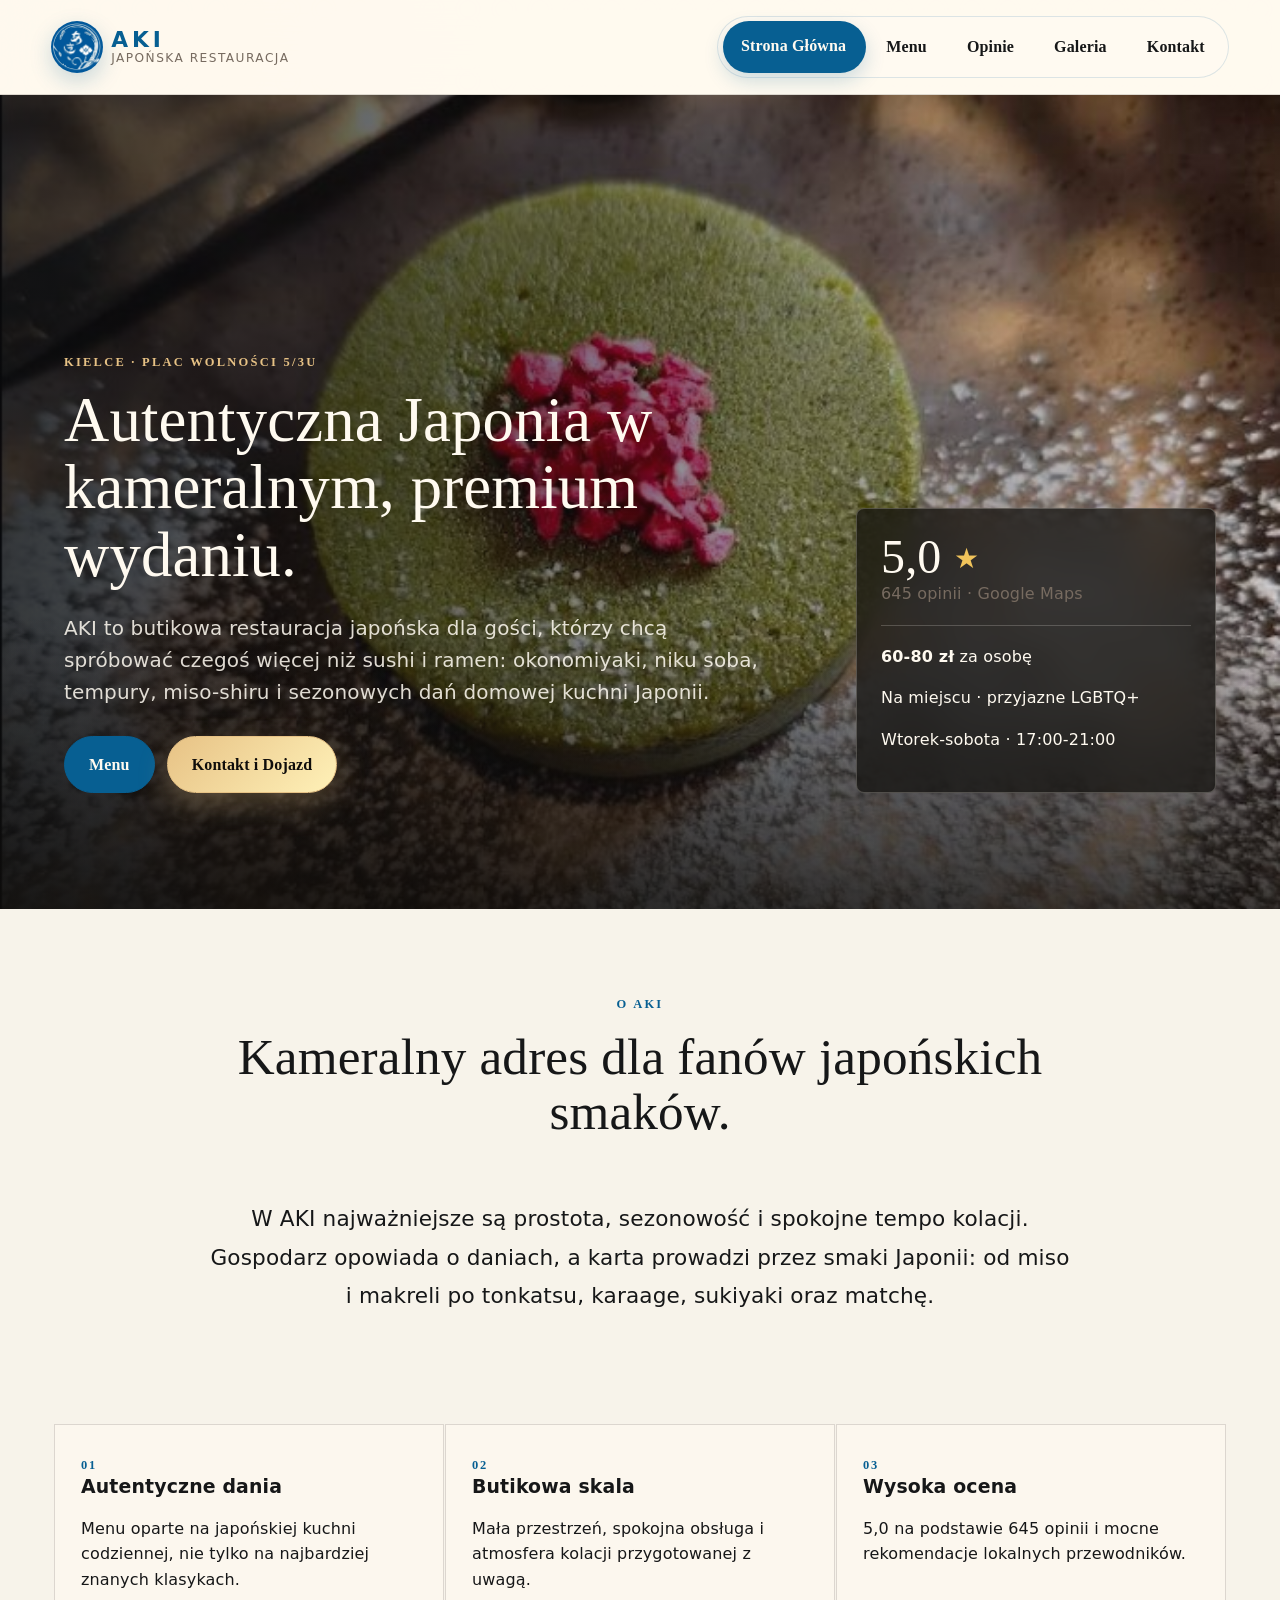
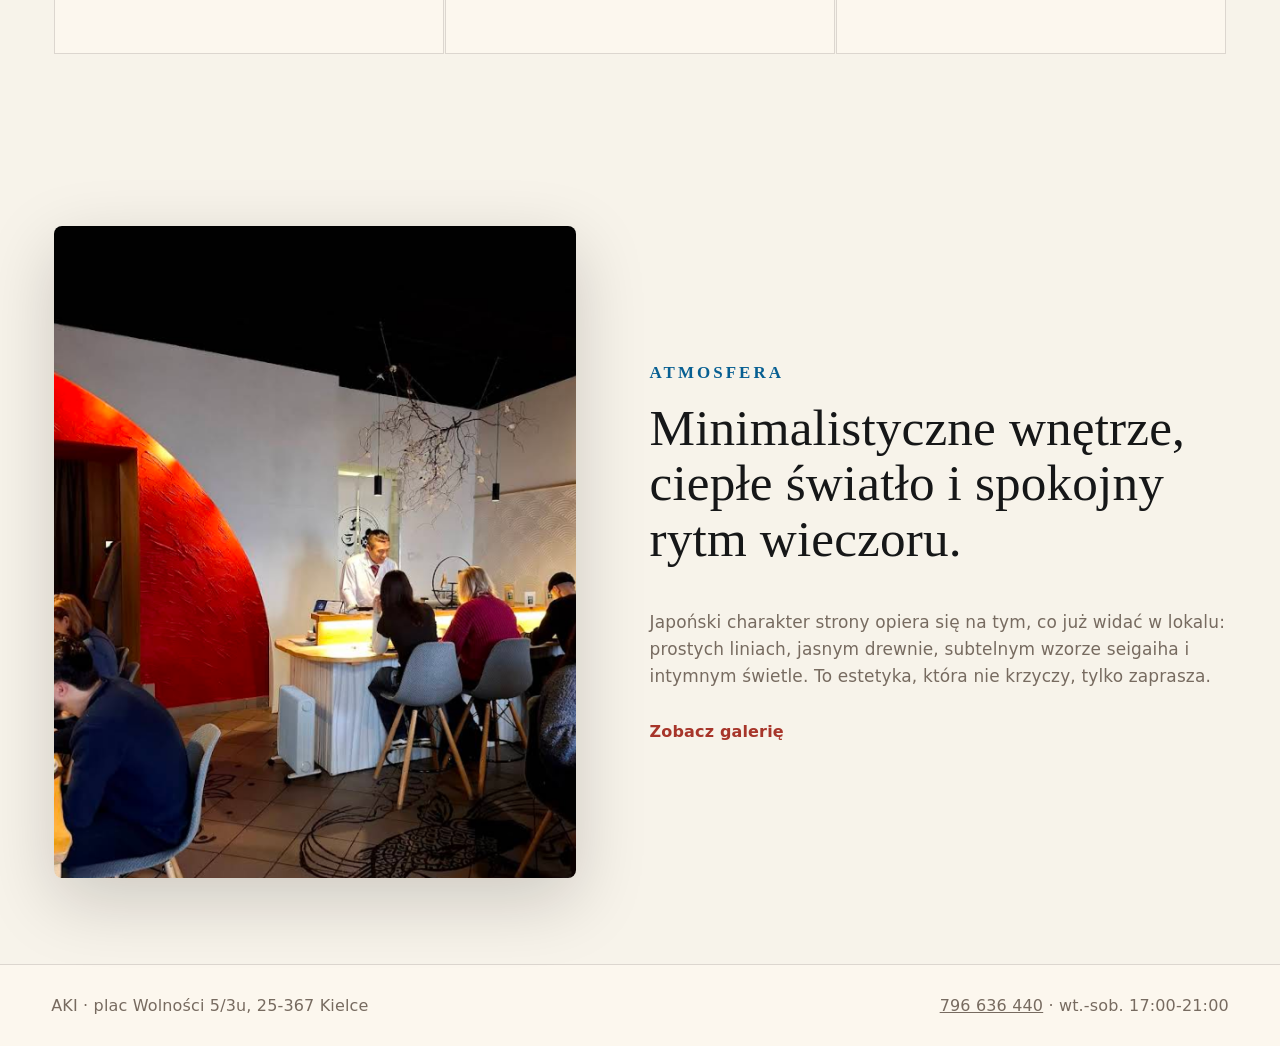
<file: index.html>
﻿<!doctype html>
<html lang="pl">
  <head>
    <meta charset="utf-8">
    <meta name="viewport" content="width=device-width, initial-scale=1">
    <title>AKI | Japońska restauracja w Kielcach</title>
    <meta name="description" content="AKI to butikowa restauracja japońska przy placu Wolności 5/3u w Kielcach. Autentyczne dania, kameralne wnętrze i ocena 5,0 w Mapach Google.">
    <link rel="stylesheet" href="styles.css">
  </head>
  <body>
    <header class="site-header">
      <a class="brand" href="index.html" aria-label="AKI strona główna">
        <img class="brand-logo" src="assets/logo-aki-web.png" alt="Logo AKI">
        <span class="brand-copy">
          <strong>AKI</strong>
          <small>japońska restauracja</small>
        </span>
      </a>
      <button class="nav-toggle" type="button" aria-expanded="false" aria-controls="main-nav">Menu</button>
      <nav class="main-nav" id="main-nav" aria-label="Główna nawigacja">
        <a href="index.html" aria-current="page">Strona Główna</a>
        <a href="menu.html">Menu</a>
        <a href="opinie.html">Opinie</a>
        <a href="galeria.html">Galeria</a>
        <a href="kontakt.html">Kontakt</a>
      </nav>
    </header>

    <main>
      <section class="hero hero-home">
        <div class="hero-overlay"></div>
        <div class="hero-content">
          <p class="eyebrow">Kielce · plac Wolności 5/3u</p>
          <h1>Autentyczna Japonia w kameralnym, premium wydaniu.</h1>
          <p class="lead">AKI to butikowa restauracja japońska dla gości, którzy chcą spróbować czegoś więcej niż sushi i ramen: okonomiyaki, niku soba, tempury, miso-shiru i sezonowych dań domowej kuchni Japonii.</p>
          <div class="hero-actions">
            <a class="button primary" href="menu.html">Menu</a>
            <a class="button accent" href="kontakt.html">Kontakt i Dojazd</a>
          </div>
        </div>
        <aside class="hero-card" aria-label="Najważniejsze informacje">
          <span class="rating">5,0 <span class="rating-star">★</span></span>
          <span class="muted">645 opinii · Google Maps</span>
          <hr>
          <p><strong>60-80 zł</strong> za osobę</p>
          <p>Na miejscu · przyjazne LGBTQ+</p>
          <p>Wtorek-sobota · 17:00-21:00</p>
        </aside>
      </section>

      <section class="section intro-grid home-intro">
        <div>
          <p class="eyebrow dark">O AKI</p>
          <h2>Kameralny adres dla fanów japońskich smaków.</h2>
        </div>
        <p>W AKI najważniejsze są prostota, sezonowość i spokojne tempo kolacji. Gospodarz opowiada o daniach, a karta prowadzi przez smaki Japonii: od miso i makreli po tonkatsu, karaage, sukiyaki oraz matchę.</p>
      </section>

      <section class="section feature-band">
        <article>
          <span>01</span>
          <h3>Autentyczne dania</h3>
          <p>Menu oparte na japońskiej kuchni codziennej, nie tylko na najbardziej znanych klasykach.</p>
        </article>
        <article>
          <span>02</span>
          <h3>Butikowa skala</h3>
          <p>Mała przestrzeń, spokojna obsługa i atmosfera kolacji przygotowanej z uwagą.</p>
        </article>
        <article>
          <span>03</span>
          <h3>Wysoka ocena</h3>
          <p>5,0 na podstawie 645 opinii i mocne rekomendacje lokalnych przewodników.</p>
        </article>
      </section>

      <section class="section split">
        <div class="photo-panel">
          <img src="assets/atmosfera-aki.png" loading="lazy" decoding="async" alt="Goście przy barze w restauracji AKI w Kielcach">
        </div>
        <div class="text-panel">
          <p class="eyebrow dark">Atmosfera</p>
          <h2>Minimalistyczne wnętrze, ciepłe światło i spokojny rytm wieczoru.</h2>
          <p>Japoński charakter strony opiera się na tym, co już widać w lokalu: prostych liniach, jasnym drewnie, subtelnym wzorze seigaiha i intymnym świetle. To estetyka, która nie krzyczy, tylko zaprasza.</p>
          <a class="text-link" href="galeria.html">Zobacz galerię</a>
        </div>
      </section>
    </main>

    <footer class="site-footer">
      <p>AKI · plac Wolności 5/3u, 25-367 Kielce</p>
      <p><a href="tel:+48796636440">796 636 440</a> · wt.-sob. 17:00-21:00</p>
    </footer>

    <script src="script.js"></script>
  </body>
</html>
</file>
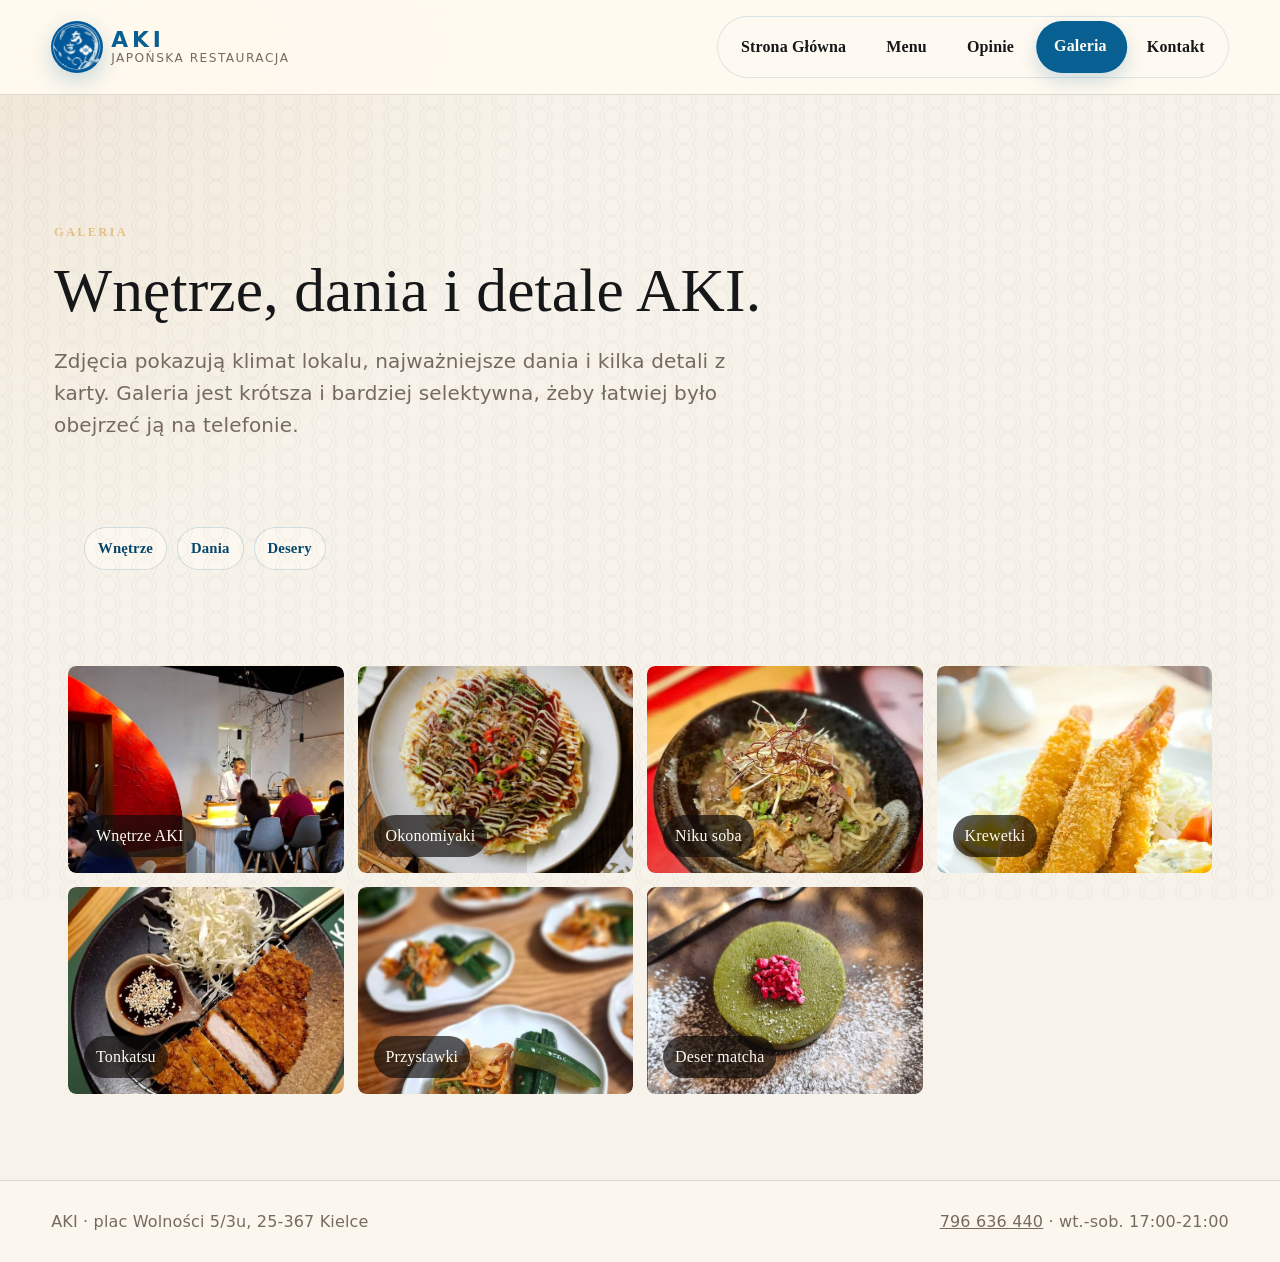
<file: galeria.html>
﻿<!doctype html>
<html lang="pl">
  <head>
    <meta charset="utf-8">
    <meta name="viewport" content="width=device-width, initial-scale=1">
    <title>Galeria | AKI Kielce</title>
    <meta name="description" content="Galeria restauracji AKI w Kielcach: wnętrze lokalu, okonomiyaki, soba, tempura, matcha i japońskie przystawki.">
    <link rel="stylesheet" href="styles.css">
  </head>
  <body>
    <header class="site-header">
      <a class="brand" href="index.html" aria-label="AKI strona główna">
        <img class="brand-logo" src="assets/logo-aki-web.png" alt="Logo AKI">
        <span class="brand-copy">
          <strong>AKI</strong>
          <small>japońska restauracja</small>
        </span>
      </a>
      <button class="nav-toggle" type="button" aria-expanded="false" aria-controls="main-nav">Menu</button>
      <nav class="main-nav" id="main-nav" aria-label="Główna nawigacja">
        <a href="index.html">Strona Główna</a>
        <a href="menu.html">Menu</a>
        <a href="opinie.html">Opinie</a>
        <a href="galeria.html" aria-current="page">Galeria</a>
        <a href="kontakt.html">Kontakt</a>
      </nav>
    </header>

    <main>
      <section class="page-hero">
        <p class="eyebrow">Galeria</p>
        <h1>Wnętrze, dania i detale AKI.</h1>
        <p class="lead">Zdjęcia pokazują klimat lokalu, najważniejsze dania i kilka detali z karty. Galeria jest krótsza i bardziej selektywna, żeby łatwiej było obejrzeć ją na telefonie.</p>
      </section>

      <nav class="section gallery-jump" aria-label="Szybkie przejście po galerii">
        <a href="#galeria-wnetrze">Wnętrze</a>
        <a href="#galeria-dania">Dania</a>
        <a href="#galeria-desery">Desery</a>
      </nav>

      <section class="section gallery-grid">
        <figure class="gallery-item wide" id="galeria-wnetrze">
          <img src="assets/atmosfera-aki.png" alt="Goście przy barze w restauracji AKI w Kielcach" loading="lazy" decoding="async">
          <figcaption>Wnętrze AKI</figcaption>
        </figure>
        <figure class="gallery-item" id="galeria-dania">
          <img src="assets/okonomiyaki.jpg" alt="Okonomiyaki na białym talerzu" loading="lazy" decoding="async">
          <figcaption>Okonomiyaki</figcaption>
        </figure>
        <figure class="gallery-item">
          <img src="assets/niku-soba-new.jpg" alt="Niku soba w czarnej misce" loading="lazy" decoding="async">
          <figcaption>Niku soba</figcaption>
        </figure>
        <figure class="gallery-item">
          <img src="assets/krewetki.jpg" alt="Chrupiące krewetki na talerzu" loading="lazy" decoding="async">
          <figcaption>Krewetki</figcaption>
        </figure>
        <figure class="gallery-item">
          <img src="assets/tonkatsu.jpg" alt="Tonkatsu z kapustą i sosem" loading="lazy" decoding="async">
          <figcaption>Tonkatsu</figcaption>
        </figure>
        <figure class="gallery-item">
          <img src="assets/przystawki.jpg" alt="Małe talerzyki z ogórkiem i kimchi na drewnianym stole" loading="lazy" decoding="async">
          <figcaption>Przystawki</figcaption>
        </figure>
        <figure class="gallery-item" id="galeria-desery">
          <img src="assets/matcha-dessert.jpg" alt="Okrągły deser matcha na ciemnym talerzu" loading="lazy" decoding="async">
          <figcaption>Deser matcha</figcaption>
        </figure>
      </section>
    </main>

    <footer class="site-footer">
      <p>AKI · plac Wolności 5/3u, 25-367 Kielce</p>
      <p><a href="tel:+48796636440">796 636 440</a> · wt.-sob. 17:00-21:00</p>
    </footer>

    <script src="script.js"></script>
  </body>
</html>
</file>
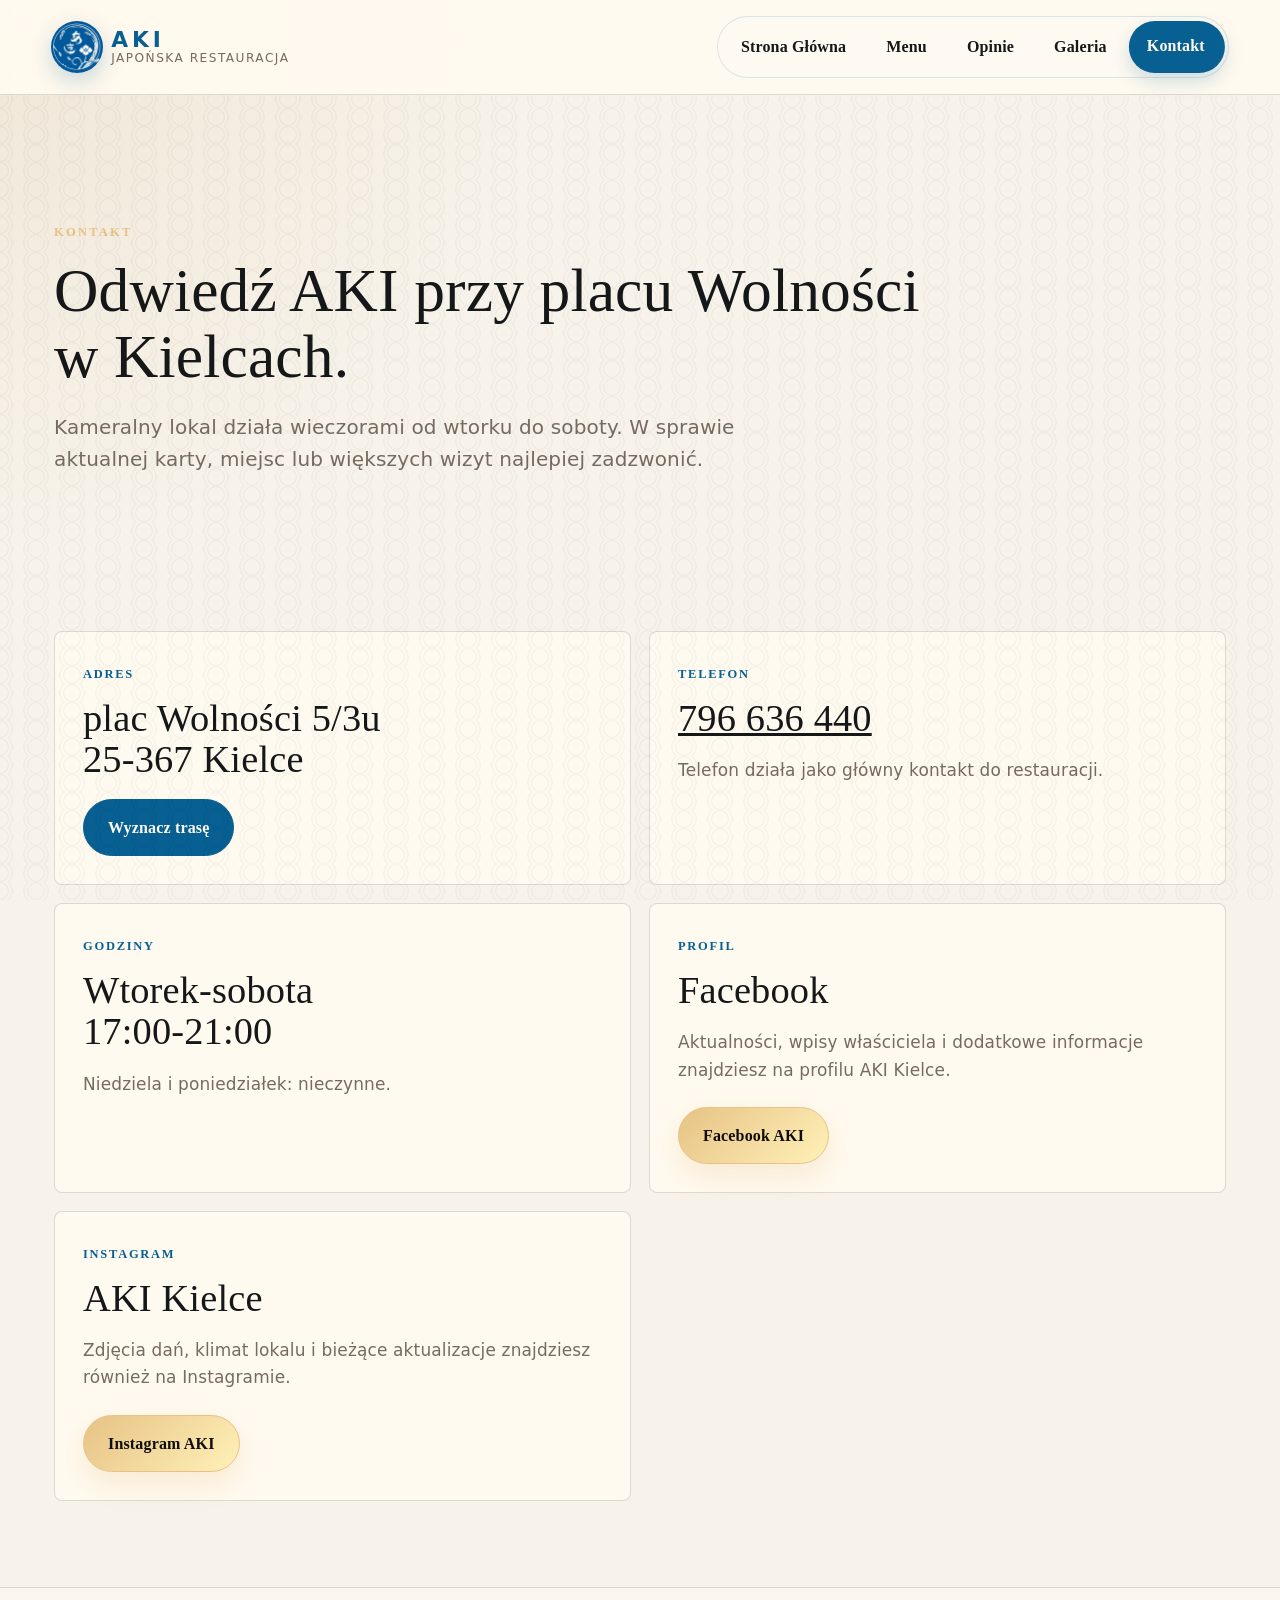
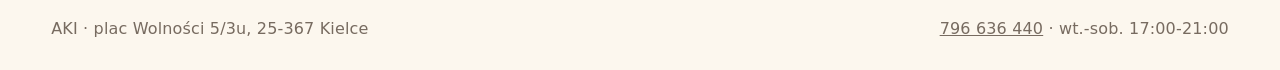
<file: kontakt.html>
<!doctype html>
<html lang="pl">
  <head>
    <meta charset="utf-8">
    <meta name="viewport" content="width=device-width, initial-scale=1">
    <title>Kontakt | AKI Kielce</title>
    <meta name="description" content="Kontakt do AKI w Kielcach: plac Wolności 5/3u, telefon 796 636 440, godziny wtorek-sobota 17:00-21:00.">
    <link rel="stylesheet" href="styles.css">
  </head>
  <body>
    <header class="site-header">
      <a class="brand" href="index.html" aria-label="AKI strona główna">
        <img class="brand-logo" src="assets/logo-aki-web.png" alt="Logo AKI">
        <span class="brand-copy">
          <strong>AKI</strong>
          <small>japońska restauracja</small>
        </span>
      </a>
      <button class="nav-toggle" type="button" aria-expanded="false" aria-controls="main-nav">Menu</button>
      <nav class="main-nav" id="main-nav" aria-label="Główna nawigacja">
        <a href="index.html">Strona Główna</a>
        <a href="menu.html">Menu</a>
        <a href="opinie.html">Opinie</a>
        <a href="galeria.html">Galeria</a>
        <a href="kontakt.html" aria-current="page">Kontakt</a>
      </nav>
    </header>

    <main>
      <section class="page-hero">
        <p class="eyebrow">Kontakt</p>
        <h1>Odwiedź AKI przy placu Wolności w Kielcach.</h1>
        <p class="lead">Kameralny lokal działa wieczorami od wtorku do soboty. W sprawie aktualnej karty, miejsc lub większych wizyt najlepiej zadzwonić.</p>
      </section>

      <section class="section contact-grid">
        <article class="contact-card">
          <span>Adres</span>
          <h2>plac Wolności 5/3u<br>25-367 Kielce</h2>
          <a class="button primary" href="https://www.google.com/maps/search/?api=1&query=plac%20Wolno%C5%9Bci%205%2F3u%2C%2025-367%20Kielce" target="_blank" rel="noreferrer">Wyznacz trasę</a>
        </article>
        <article class="contact-card">
          <span>Telefon</span>
          <h2><a href="tel:+48796636440">796 636 440</a></h2>
          <p>Telefon działa jako główny kontakt do restauracji.</p>
        </article>
        <article class="contact-card">
          <span>Godziny</span>
          <h2>Wtorek-sobota<br>17:00-21:00</h2>
          <p>Niedziela i poniedziałek: nieczynne.</p>
        </article>
        <article class="contact-card">
          <span>Profil</span>
          <h2>Facebook</h2>
          <p>Aktualności, wpisy właściciela i dodatkowe informacje znajdziesz na profilu AKI Kielce.</p>
          <a class="button accent" href="https://www.facebook.com/AKIKielce/?ref=py_c" target="_blank" rel="noreferrer">Facebook AKI</a>
        </article>
        <article class="contact-card">
          <span>Instagram</span>
          <h2>AKI Kielce</h2>
          <p>Zdjęcia dań, klimat lokalu i bieżące aktualizacje znajdziesz również na Instagramie.</p>
          <a class="button accent" href="https://www.instagram.com/aki_kielce/?hl=en" target="_blank" rel="noreferrer">Instagram AKI</a>
        </article>      </section>
    </main>

    <footer class="site-footer">
      <p>AKI · plac Wolności 5/3u, 25-367 Kielce</p>
      <p><a href="tel:+48796636440">796 636 440</a> · wt.-sob. 17:00-21:00</p>
    </footer>

    <script src="script.js"></script>
  </body>
</html>
</file>
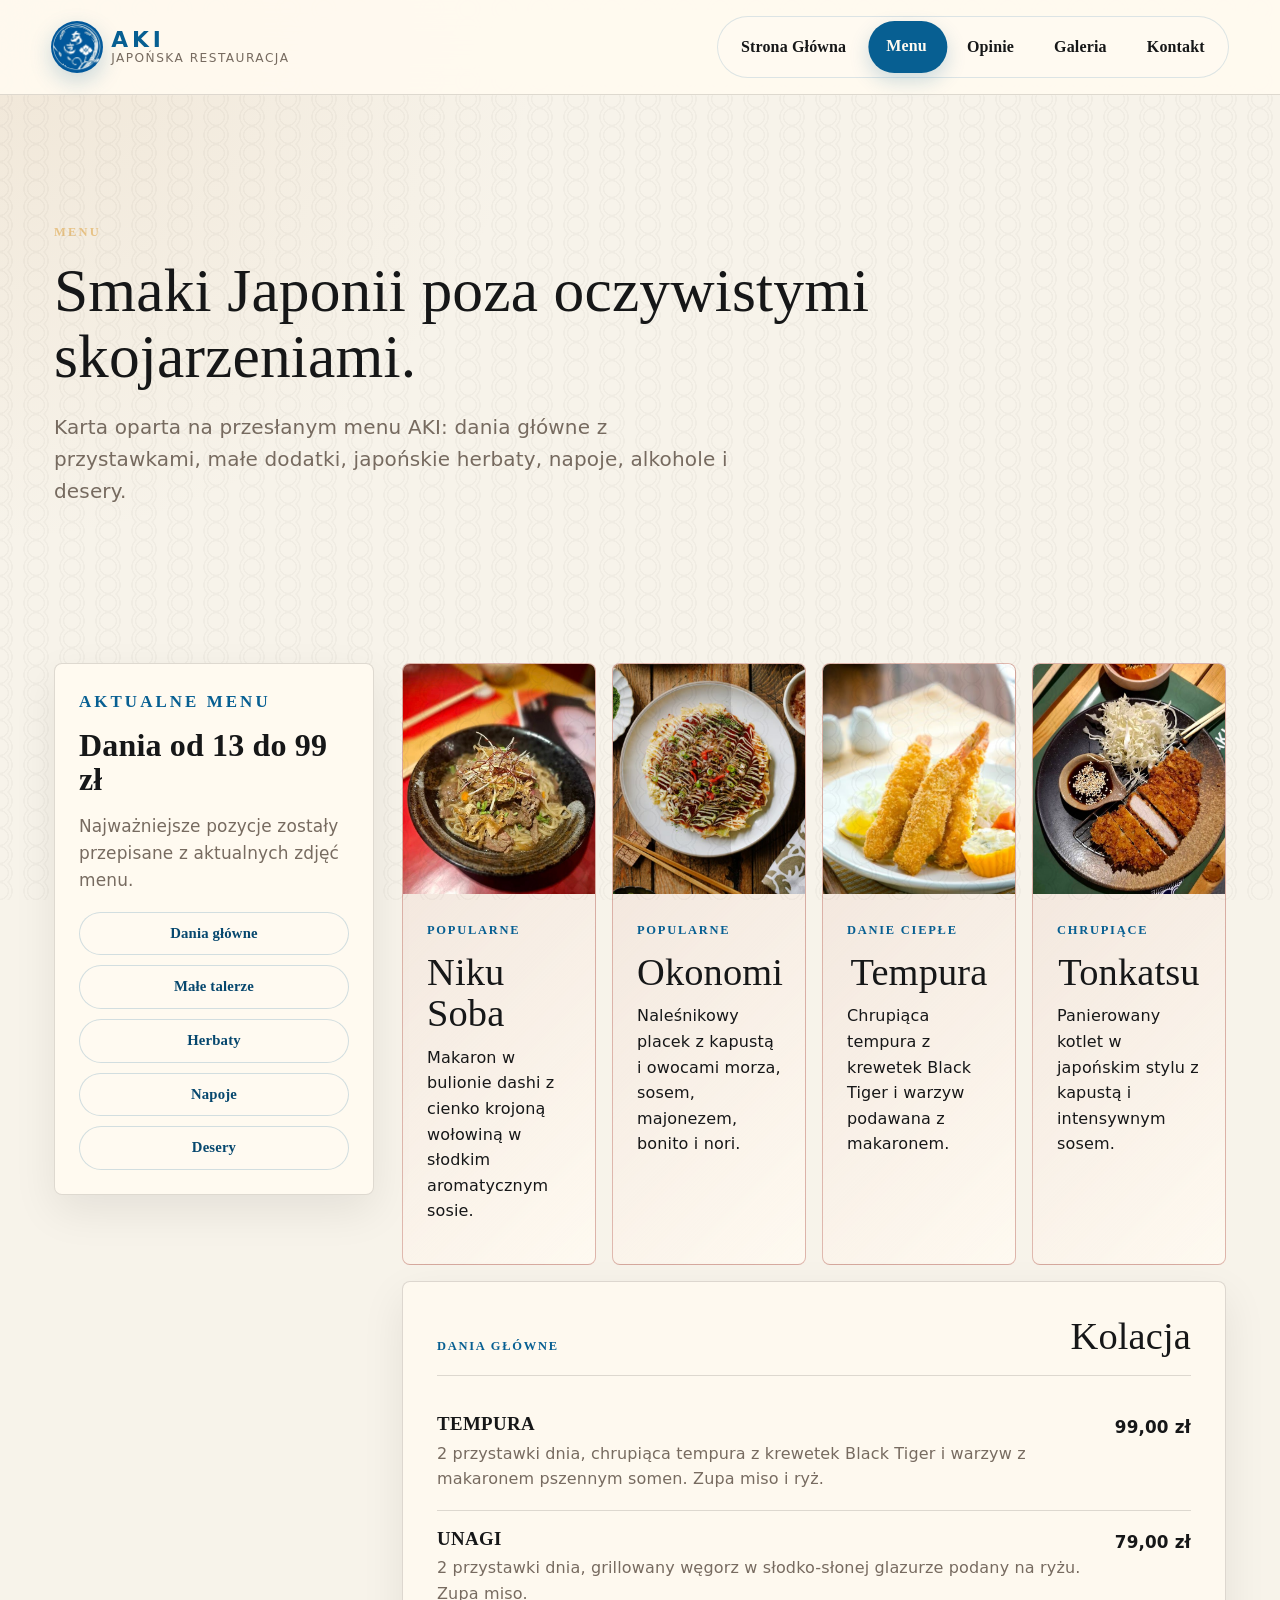
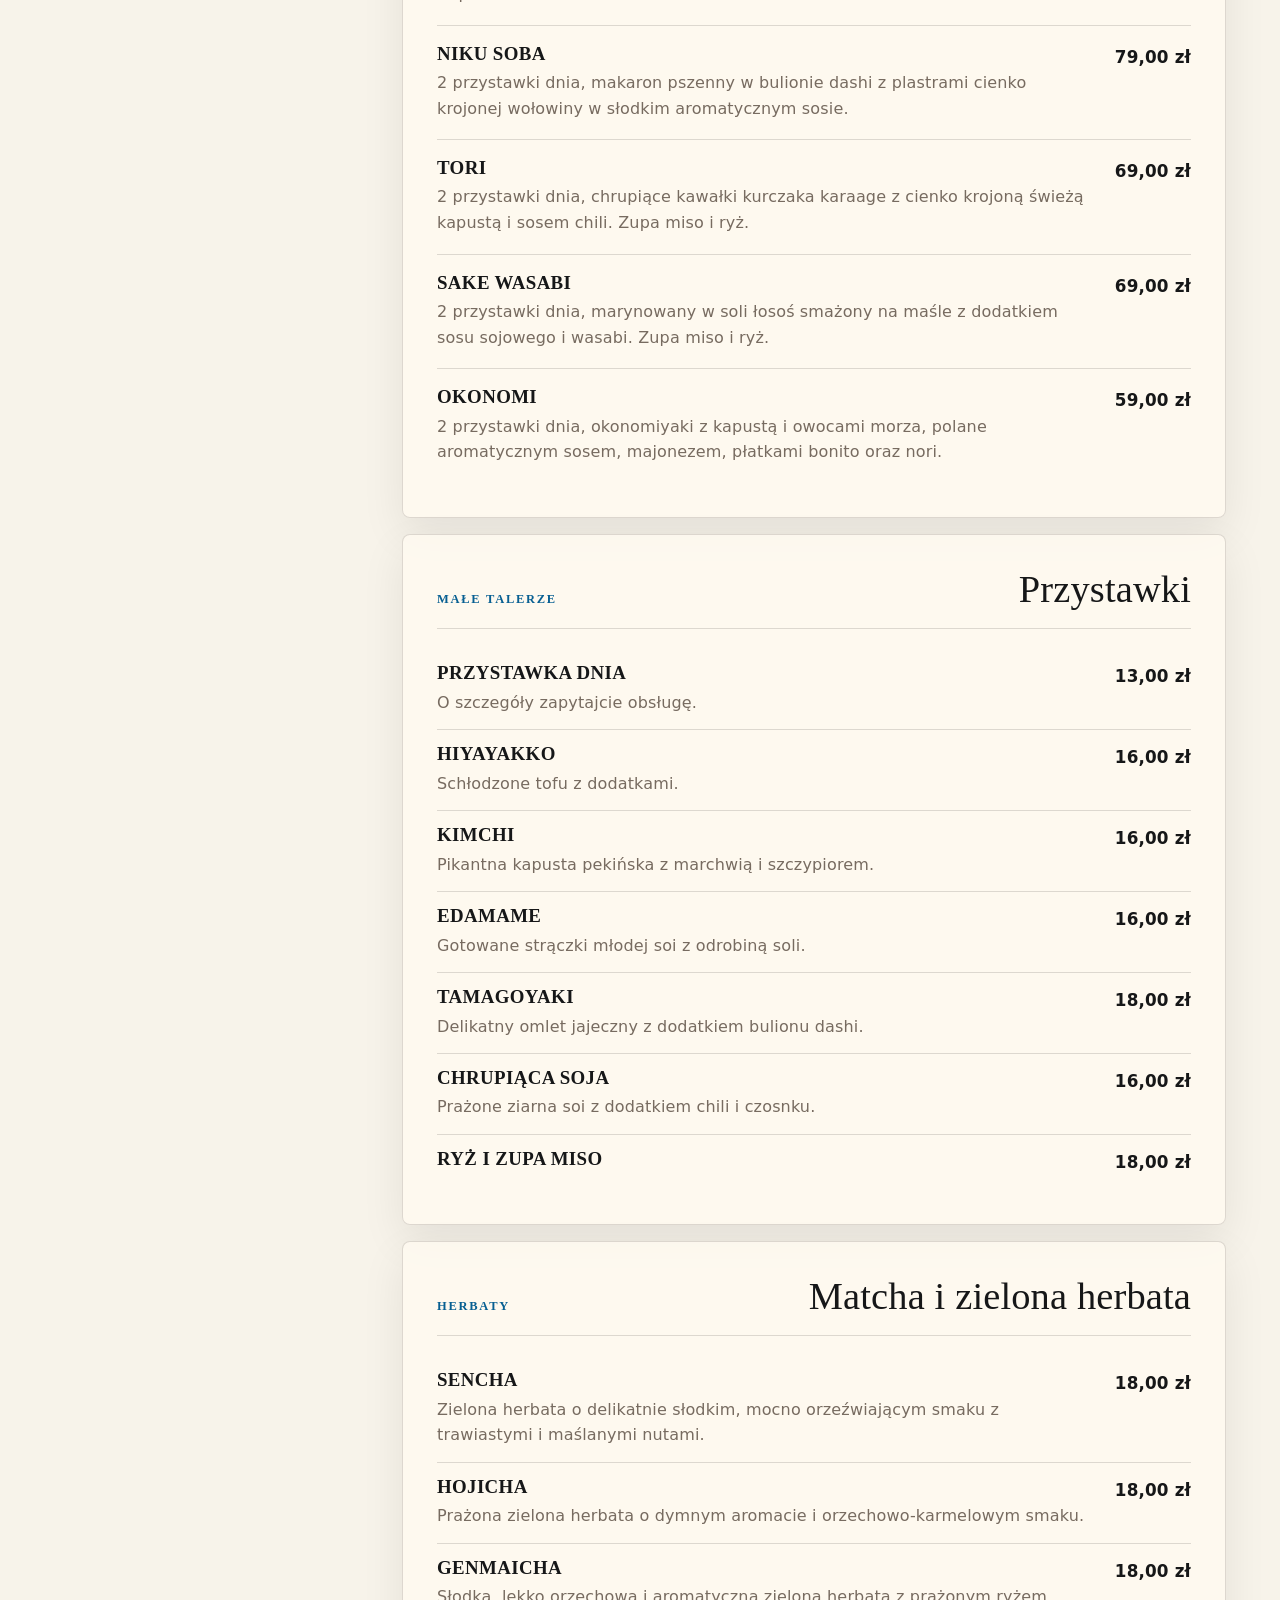
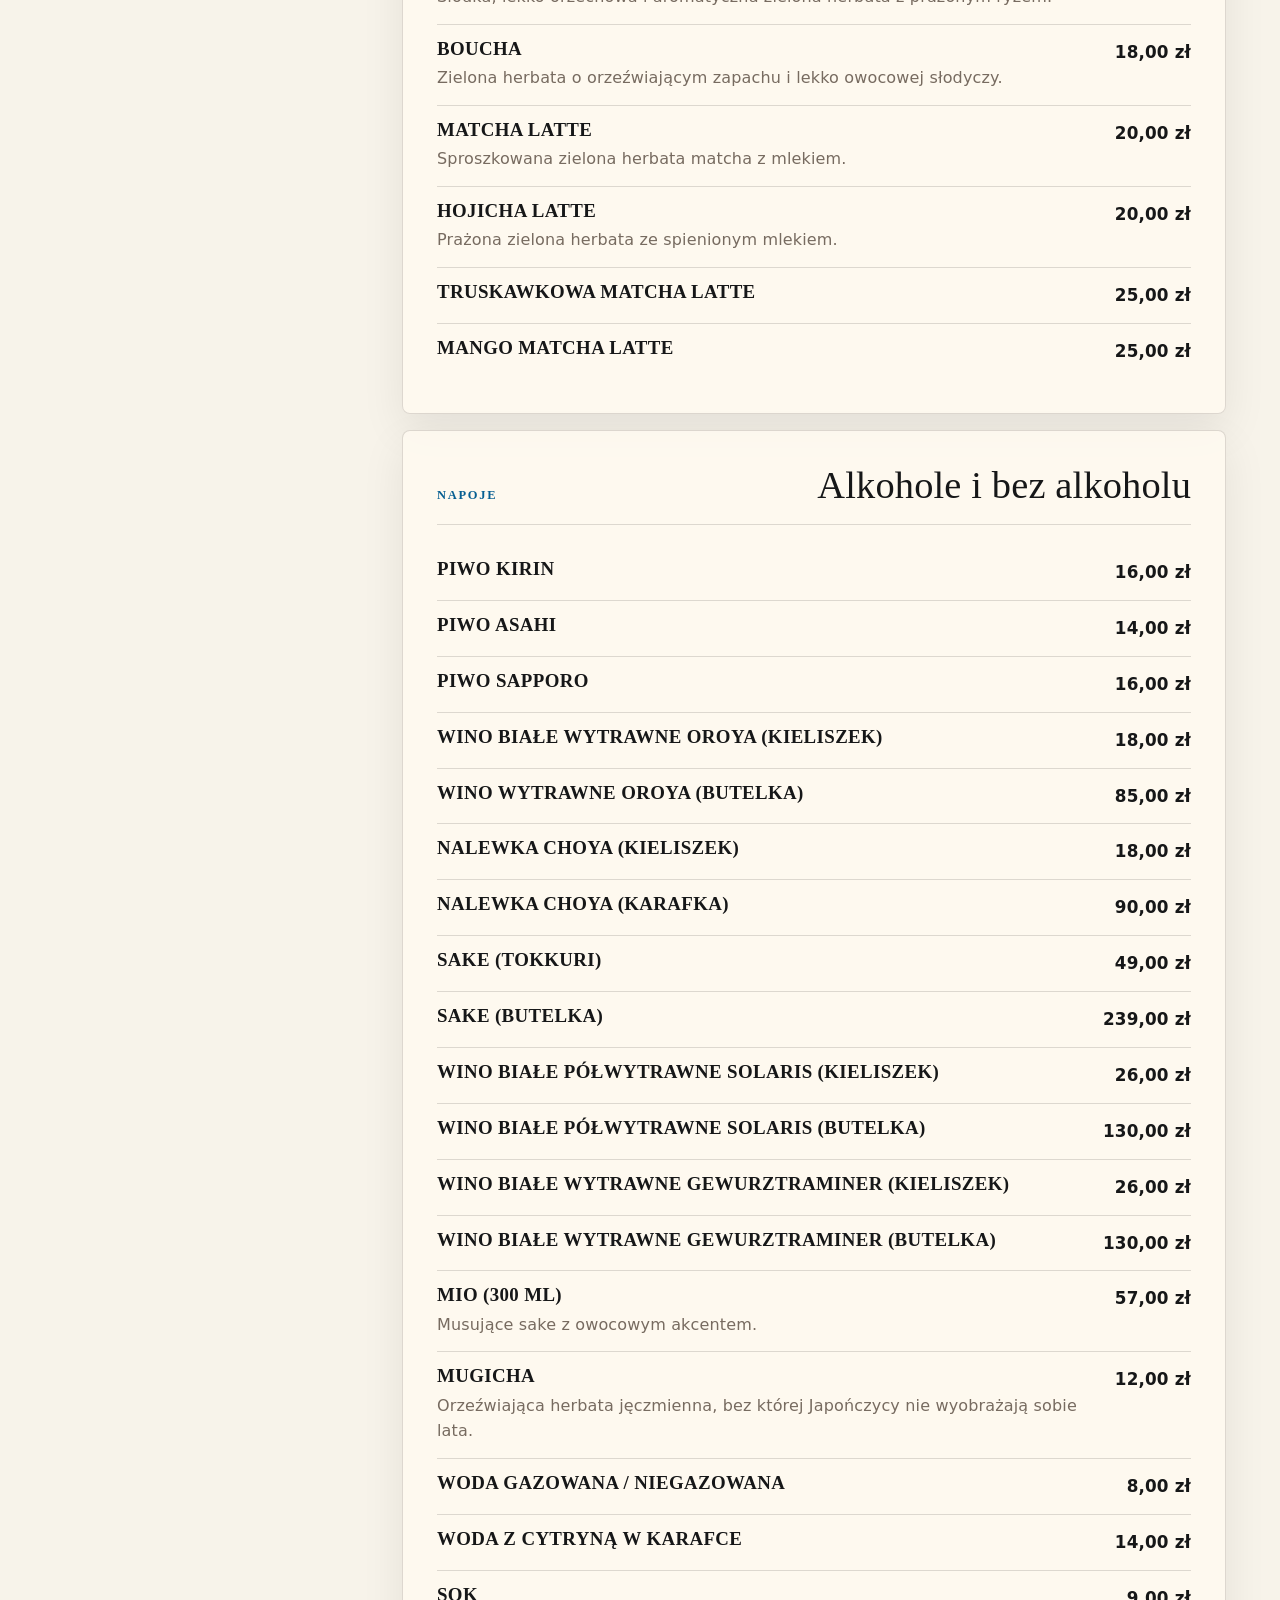
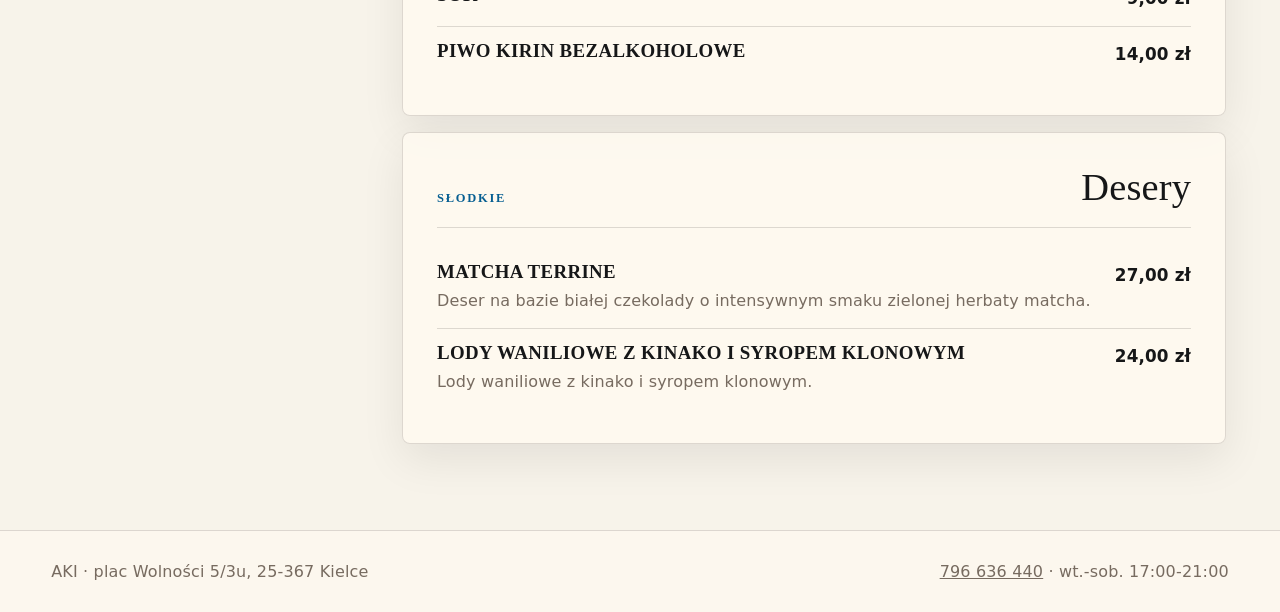
<file: menu.html>
<!doctype html>
<html lang="pl">
  <head>
    <meta charset="utf-8">
    <meta name="viewport" content="width=device-width, initial-scale=1">
    <title>Menu | AKI Kielce</title>
    <meta name="description" content="Menu restauracji AKI w Kielcach: aktualne dania, przystawki, herbaty, alkohole, napoje i desery z cenami.">
    <link rel="stylesheet" href="styles.css">
  </head>
  <body>
    <header class="site-header">
      <a class="brand" href="index.html" aria-label="AKI strona główna">
        <img class="brand-logo" src="assets/logo-aki-web.png" alt="Logo AKI">
        <span class="brand-copy">
          <strong>AKI</strong>
          <small>japońska restauracja</small>
        </span>
      </a>
      <button class="nav-toggle" type="button" aria-expanded="false" aria-controls="main-nav">Menu</button>
      <nav class="main-nav" id="main-nav" aria-label="Główna nawigacja">
        <a href="index.html">Strona Główna</a>
        <a href="menu.html" aria-current="page">Menu</a>
        <a href="opinie.html">Opinie</a>
        <a href="galeria.html">Galeria</a>
        <a href="kontakt.html">Kontakt</a>
      </nav>
    </header>

    <main>
      <section class="page-hero">
        <p class="eyebrow">Menu</p>
        <h1>Smaki Japonii poza oczywistymi skojarzeniami.</h1>
        <p class="lead">Karta oparta na przesłanym menu AKI: dania główne z przystawkami, małe dodatki, japońskie herbaty, napoje, alkohole i desery.</p>
      </section>

      <section class="section menu-layout">
        <aside class="menu-note">
          <p class="eyebrow dark">Aktualne menu</p>
          <strong>Dania od 13 do 99 zł</strong>
          <p>Najważniejsze pozycje zostały przepisane z aktualnych zdjęć menu.</p>
          <nav class="menu-jump" aria-label="Szybkie przejście po menu">
            <a href="#dania-glowne">Dania główne</a>
            <a href="#male-talerze">Małe talerze</a>
            <a href="#herbaty">Herbaty</a>
            <a href="#napoje">Napoje</a>
            <a href="#desery">Desery</a>
          </nav>
        </aside>
        <div class="menu-list">
          <div class="menu-showcase" aria-label="Polecane dania">
            <article class="menu-card featured">
              <img src="assets/niku-soba-new.jpg" alt="Niku soba z wołowiną i makaronem" loading="lazy" decoding="async">
              <span>Popularne</span>
              <h2>Niku Soba</h2>
              <p>Makaron w bulionie dashi z cienko krojoną wołowiną w słodkim aromatycznym sosie.</p>
            </article>
            <article class="menu-card featured">
              <img src="assets/okonomiyaki.jpg" alt="Okonomiyaki z sosem, majonezem, płatkami bonito i nori" loading="lazy" decoding="async">
              <span>Popularne</span>
              <h2>Okonomi</h2>
              <p>Naleśnikowy placek z kapustą i owocami morza, sosem, majonezem, bonito i nori.</p>
            </article>
            <article class="menu-card featured">
              <img src="assets/krewetki.jpg" alt="Chrupiące krewetki z cytryną i sosem" loading="lazy" decoding="async">
              <span>Danie ciepłe</span>
              <h2>Tempura</h2>
              <p>Chrupiąca tempura z krewetek Black Tiger i warzyw podawana z makaronem.</p>
            </article>
            <article class="menu-card featured">
              <img src="assets/tonkatsu.jpg" alt="Tonkatsu z kapustą i sosem sezamowym" loading="lazy" decoding="async">
              <span>Chrupiące</span>
              <h2>Tonkatsu</h2>
              <p>Panierowany kotlet w japońskim stylu z kapustą i intensywnym sosem.</p>
            </article>
          </div>

          <section class="menu-section" id="dania-glowne">
            <div class="menu-section-head"><span>Dania główne</span><h2>Kolacja</h2></div>
            <div class="menu-table">
              <article class="menu-row"><div><h3>Tempura</h3><p>2 przystawki dnia, chrupiąca tempura z krewetek Black Tiger i warzyw z makaronem pszennym somen. Zupa miso i ryż.</p></div><strong>99,00 zł</strong></article>
              <article class="menu-row"><div><h3>Unagi</h3><p>2 przystawki dnia, grillowany węgorz w słodko-słonej glazurze podany na ryżu. Zupa miso.</p></div><strong>79,00 zł</strong></article>
              <article class="menu-row"><div><h3>Niku Soba</h3><p>2 przystawki dnia, makaron pszenny w bulionie dashi z plastrami cienko krojonej wołowiny w słodkim aromatycznym sosie.</p></div><strong>79,00 zł</strong></article>
              <article class="menu-row"><div><h3>Tori</h3><p>2 przystawki dnia, chrupiące kawałki kurczaka karaage z cienko krojoną świeżą kapustą i sosem chili. Zupa miso i ryż.</p></div><strong>69,00 zł</strong></article>
              <article class="menu-row"><div><h3>Sake Wasabi</h3><p>2 przystawki dnia, marynowany w soli łosoś smażony na maśle z dodatkiem sosu sojowego i wasabi. Zupa miso i ryż.</p></div><strong>69,00 zł</strong></article>
              <article class="menu-row"><div><h3>Okonomi</h3><p>2 przystawki dnia, okonomiyaki z kapustą i owocami morza, polane aromatycznym sosem, majonezem, płatkami bonito oraz nori.</p></div><strong>59,00 zł</strong></article>
            </div>
          </section>

          <section class="menu-section" id="male-talerze">
            <div class="menu-section-head"><span>Małe talerze</span><h2>Przystawki</h2></div>
            <div class="menu-table compact">
              <article class="menu-row"><div><h3>Przystawka dnia</h3><p>O szczegóły zapytajcie obsługę.</p></div><strong>13,00 zł</strong></article>
              <article class="menu-row"><div><h3>Hiyayakko</h3><p>Schłodzone tofu z dodatkami.</p></div><strong>16,00 zł</strong></article>
              <article class="menu-row"><div><h3>Kimchi</h3><p>Pikantna kapusta pekińska z marchwią i szczypiorem.</p></div><strong>16,00 zł</strong></article>
              <article class="menu-row"><div><h3>Edamame</h3><p>Gotowane strączki młodej soi z odrobiną soli.</p></div><strong>16,00 zł</strong></article>
              <article class="menu-row"><div><h3>Tamagoyaki</h3><p>Delikatny omlet jajeczny z dodatkiem bulionu dashi.</p></div><strong>18,00 zł</strong></article>
              <article class="menu-row"><div><h3>Chrupiąca soja</h3><p>Prażone ziarna soi z dodatkiem chili i czosnku.</p></div><strong>16,00 zł</strong></article>
              <article class="menu-row"><div><h3>Ryż i zupa miso</h3></div><strong>18,00 zł</strong></article>
            </div>
          </section>

          <section class="menu-section" id="herbaty">
            <div class="menu-section-head"><span>Herbaty</span><h2>Matcha i zielona herbata</h2></div>
            <div class="menu-table compact">
              <article class="menu-row"><div><h3>Sencha</h3><p>Zielona herbata o delikatnie słodkim, mocno orzeźwiającym smaku z trawiastymi i maślanymi nutami.</p></div><strong>18,00 zł</strong></article>
              <article class="menu-row"><div><h3>Hojicha</h3><p>Prażona zielona herbata o dymnym aromacie i orzechowo-karmelowym smaku.</p></div><strong>18,00 zł</strong></article>
              <article class="menu-row"><div><h3>Genmaicha</h3><p>Słodka, lekko orzechowa i aromatyczna zielona herbata z prażonym ryżem.</p></div><strong>18,00 zł</strong></article>
              <article class="menu-row"><div><h3>Boucha</h3><p>Zielona herbata o orzeźwiającym zapachu i lekko owocowej słodyczy.</p></div><strong>18,00 zł</strong></article>
              <article class="menu-row"><div><h3>Matcha Latte</h3><p>Sproszkowana zielona herbata matcha z mlekiem.</p></div><strong>20,00 zł</strong></article>
              <article class="menu-row"><div><h3>Hojicha Latte</h3><p>Prażona zielona herbata ze spienionym mlekiem.</p></div><strong>20,00 zł</strong></article>
              <article class="menu-row"><div><h3>Truskawkowa Matcha Latte</h3></div><strong>25,00 zł</strong></article>
              <article class="menu-row"><div><h3>Mango Matcha Latte</h3></div><strong>25,00 zł</strong></article>
            </div>
          </section>

          <section class="menu-section" id="napoje">
            <div class="menu-section-head"><span>Napoje</span><h2>Alkohole i bez alkoholu</h2></div>
            <div class="menu-table compact">
              <article class="menu-row"><div><h3>Piwo Kirin</h3></div><strong>16,00 zł</strong></article>
              <article class="menu-row"><div><h3>Piwo Asahi</h3></div><strong>14,00 zł</strong></article>
              <article class="menu-row"><div><h3>Piwo Sapporo</h3></div><strong>16,00 zł</strong></article>
              <article class="menu-row"><div><h3>Wino białe wytrawne Oroya (kieliszek)</h3></div><strong>18,00 zł</strong></article>
              <article class="menu-row"><div><h3>Wino wytrawne Oroya (butelka)</h3></div><strong>85,00 zł</strong></article>
              <article class="menu-row"><div><h3>Nalewka Choya (kieliszek)</h3></div><strong>18,00 zł</strong></article>
              <article class="menu-row"><div><h3>Nalewka Choya (karafka)</h3></div><strong>90,00 zł</strong></article>
              <article class="menu-row"><div><h3>Sake (tokkuri)</h3></div><strong>49,00 zł</strong></article>
              <article class="menu-row"><div><h3>Sake (butelka)</h3></div><strong>239,00 zł</strong></article>
              <article class="menu-row"><div><h3>Wino białe półwytrawne Solaris (kieliszek)</h3></div><strong>26,00 zł</strong></article>
              <article class="menu-row"><div><h3>Wino białe półwytrawne Solaris (butelka)</h3></div><strong>130,00 zł</strong></article>
              <article class="menu-row"><div><h3>Wino białe wytrawne Gewurztraminer (kieliszek)</h3></div><strong>26,00 zł</strong></article>
              <article class="menu-row"><div><h3>Wino białe wytrawne Gewurztraminer (butelka)</h3></div><strong>130,00 zł</strong></article>
              <article class="menu-row"><div><h3>MIO (300 ml)</h3><p>Musujące sake z owocowym akcentem.</p></div><strong>57,00 zł</strong></article>
              <article class="menu-row"><div><h3>Mugicha</h3><p>Orzeźwiająca herbata jęczmienna, bez której Japończycy nie wyobrażają sobie lata.</p></div><strong>12,00 zł</strong></article>
              <article class="menu-row"><div><h3>Woda gazowana / niegazowana</h3></div><strong>8,00 zł</strong></article>
              <article class="menu-row"><div><h3>Woda z cytryną w karafce</h3></div><strong>14,00 zł</strong></article>
              <article class="menu-row"><div><h3>Sok</h3></div><strong>9,00 zł</strong></article>
              <article class="menu-row"><div><h3>Piwo Kirin bezalkoholowe</h3></div><strong>14,00 zł</strong></article>
            </div>
          </section>

          <section class="menu-section" id="desery">
            <div class="menu-section-head"><span>Słodkie</span><h2>Desery</h2></div>
            <div class="menu-table compact">
              <article class="menu-row"><div><h3>Matcha terrine</h3><p>Deser na bazie białej czekolady o intensywnym smaku zielonej herbaty matcha.</p></div><strong>27,00 zł</strong></article>
              <article class="menu-row"><div><h3>Lody waniliowe z kinako i syropem klonowym</h3><p>Lody waniliowe z kinako i syropem klonowym.</p></div><strong>24,00 zł</strong></article>
            </div>
          </section>
        </div>
      </section>
    </main>

    <footer class="site-footer">
      <p>AKI · plac Wolności 5/3u, 25-367 Kielce</p>
      <p><a href="tel:+48796636440">796 636 440</a> · wt.-sob. 17:00-21:00</p>
    </footer>

    <script src="script.js"></script>
  </body>
</html>
</file>
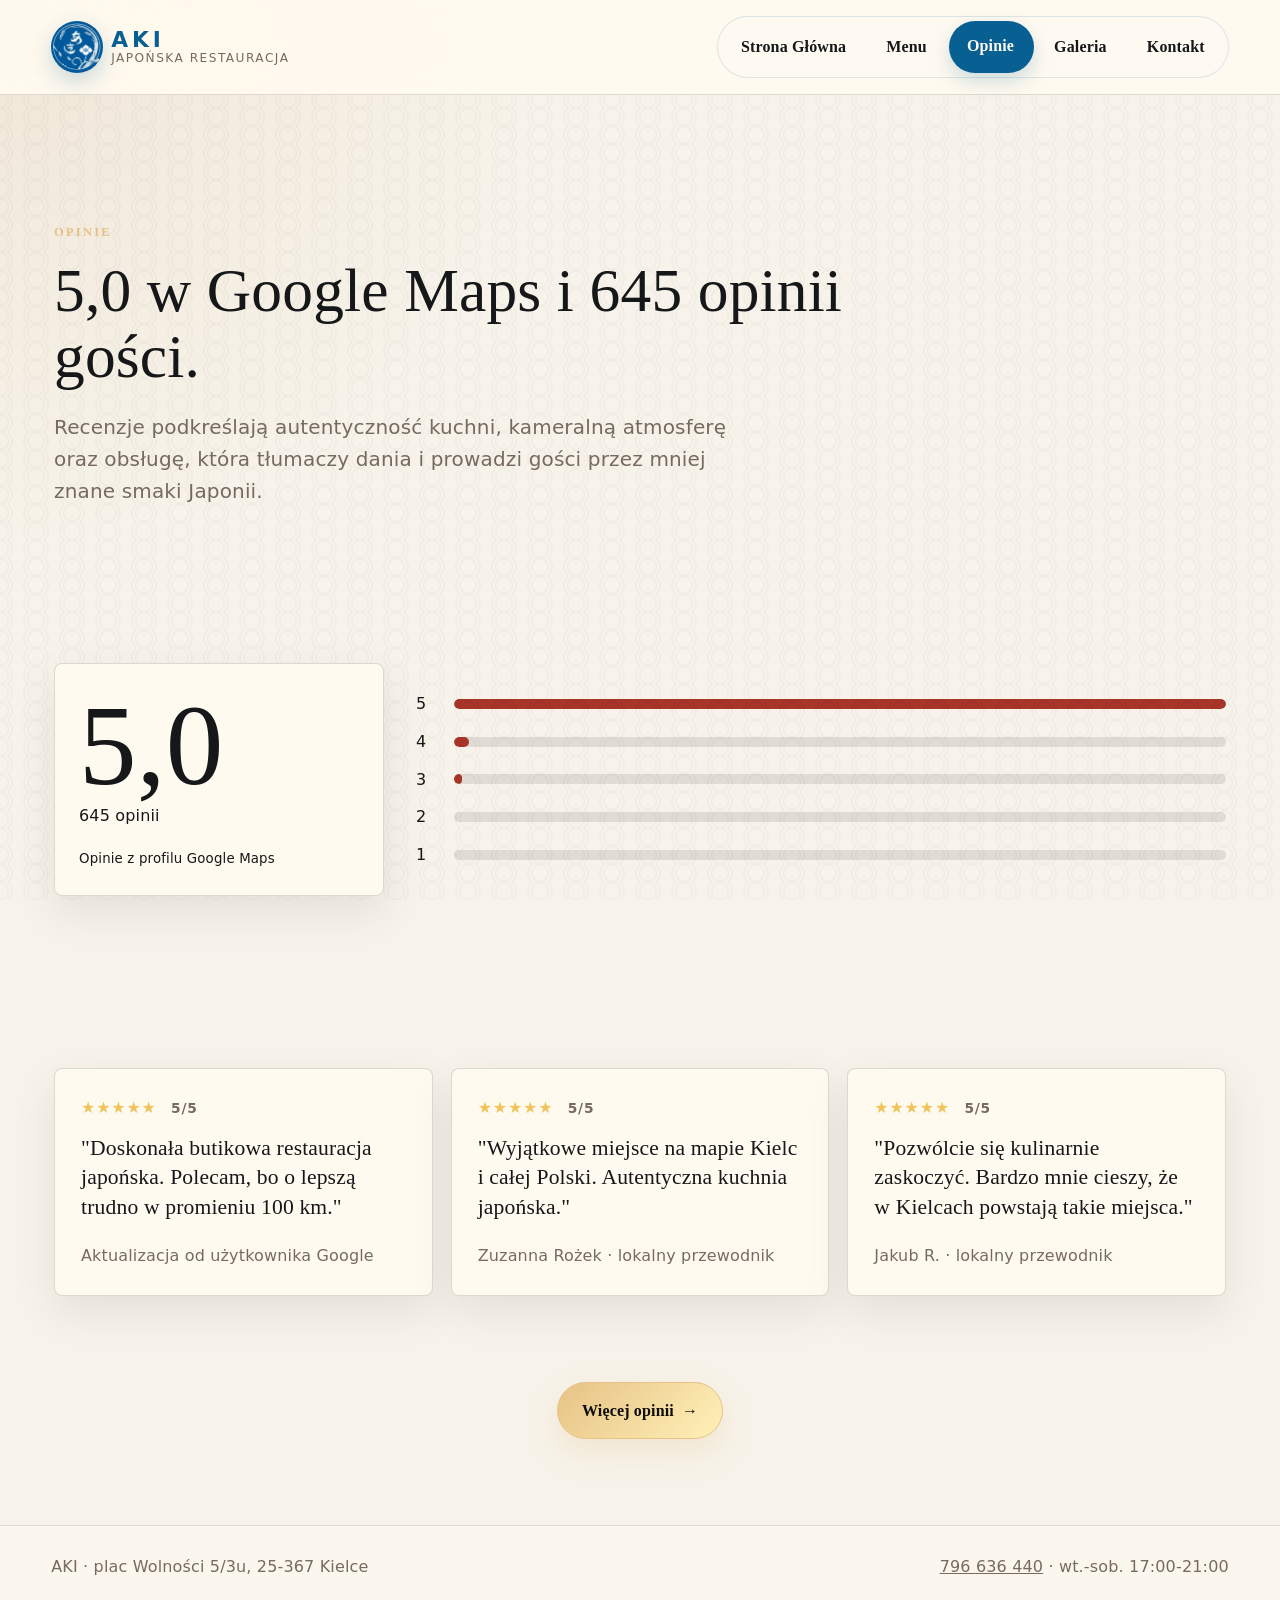
<file: opinie.html>
<!doctype html>
<html lang="pl">
  <head>
    <meta charset="utf-8">
    <meta name="viewport" content="width=device-width, initial-scale=1">
    <title>Opinie | AKI Kielce</title>
    <meta name="description" content="Opinie o AKI w Kielcach: restauracja oceniana 5,0 na podstawie 645 opinii w Mapach Google.">
    <link rel="stylesheet" href="styles.css">
  </head>
  <body>
    <header class="site-header">
      <a class="brand" href="index.html" aria-label="AKI strona główna">
        <img class="brand-logo" src="assets/logo-aki-web.png" alt="Logo AKI">
        <span class="brand-copy">
          <strong>AKI</strong>
          <small>japońska restauracja</small>
        </span>
      </a>
      <button class="nav-toggle" type="button" aria-expanded="false" aria-controls="main-nav">Menu</button>
      <nav class="main-nav" id="main-nav" aria-label="Główna nawigacja">
        <a href="index.html">Strona Główna</a>
        <a href="menu.html">Menu</a>
        <a href="opinie.html" aria-current="page">Opinie</a>
        <a href="galeria.html">Galeria</a>
        <a href="kontakt.html">Kontakt</a>
      </nav>
    </header>

    <main>
      <section class="page-hero">
        <p class="eyebrow">Opinie</p>
        <h1>5,0 w Google Maps i 645 opinii gości.</h1>
        <p class="lead">Recenzje podkreślają autentyczność kuchni, kameralną atmosferę oraz obsługę, która tłumaczy dania i prowadzi gości przez mniej znane smaki Japonii.</p>
      </section>

      <section class="section review-summary">
        <div class="score-box">
          <span class="rating big">5,0</span>
          <p>645 opinii</p>
          <small>Opinie z profilu Google Maps</small>
        </div>
        <div class="review-bars" aria-label="Podsumowanie ocen">
          <span>5</span><div><i style="width: 100%"></i></div>
          <span>4</span><div><i style="width: 2%"></i></div>
          <span>3</span><div><i style="width: 1%"></i></div>
          <span>2</span><div><i style="width: 0%"></i></div>
          <span>1</span><div><i style="width: 0%"></i></div>
        </div>
      </section>

      <section class="section review-grid">
        <article class="quote-card">
          <div class="stars" aria-label="Ocena 5 na 5">★★★★★ <span>5/5</span></div>
          <p>"Doskonała butikowa restauracja japońska. Polecam, bo o lepszą trudno w promieniu 100 km."</p>
          <span>Aktualizacja od użytkownika Google</span>
        </article>
        <article class="quote-card">
          <div class="stars" aria-label="Ocena 5 na 5">★★★★★ <span>5/5</span></div>
          <p>"Wyjątkowe miejsce na mapie Kielc i całej Polski. Autentyczna kuchnia japońska."</p>
          <span>Zuzanna Rożek · lokalny przewodnik</span>
        </article>
        <article class="quote-card">
          <div class="stars" aria-label="Ocena 5 na 5">★★★★★ <span>5/5</span></div>
          <p>"Pozwólcie się kulinarnie zaskoczyć. Bardzo mnie cieszy, że w Kielcach powstają takie miejsca."</p>
          <span>Jakub R. · lokalny przewodnik</span>
        </article>
      </section>

      <section class="section reviews-more">
        <a class="button accent review-more-link" href="https://www.google.com/maps/search/?api=1&query=AKI%20japo%C5%84ska%20restauracja%20plac%20Wolno%C5%9Bci%205%2F3u%20Kielce" target="_blank" rel="noreferrer">Więcej opinii <span aria-hidden="true">→</span></a>
      </section>    </main>

    <footer class="site-footer">
      <p>AKI · plac Wolności 5/3u, 25-367 Kielce</p>
      <p><a href="tel:+48796636440">796 636 440</a> · wt.-sob. 17:00-21:00</p>
    </footer>

    <script src="script.js"></script>
  </body>
</html>
</file>
<file: styles.css>
﻿:root {
  --ink: #171310;
  --paper: #f7f1e7;
  --paper-soft: #fffaf1;
  --charcoal: #0f0d0b;
  --line: rgba(23, 19, 16, 0.14);
  --muted: #776b60;
  --red: #9f2f24;
  --red-dark: #752018;
  --matcha: #5d6845;
  --wood: #c5965f;
  --shadow: 0 22px 70px rgba(15, 13, 11, 0.18);
  --max: 1160px;
}

* {
  box-sizing: border-box;
}

body {
  margin: 0;
  color: var(--ink);
  background:
    radial-gradient(circle at top left, rgba(197, 150, 95, 0.14), transparent 34rem),
    var(--paper);
  font-family: "Inter", "Segoe UI", system-ui, -apple-system, BlinkMacSystemFont, sans-serif;
  line-height: 1.6;
}

body::before {
  content: "";
  position: fixed;
  inset: 0;
  pointer-events: none;
  opacity: 0.18;
  background-image:
    radial-gradient(circle at 100% 50%, transparent 20%, rgba(23, 19, 16, 0.16) 21%, rgba(23, 19, 16, 0.16) 24%, transparent 25%, transparent 30%, rgba(23, 19, 16, 0.16) 31%, rgba(23, 19, 16, 0.16) 34%, transparent 35%, transparent),
    radial-gradient(circle at 0 50%, transparent 20%, rgba(23, 19, 16, 0.16) 21%, rgba(23, 19, 16, 0.16) 24%, transparent 25%, transparent 30%, rgba(23, 19, 16, 0.16) 31%, rgba(23, 19, 16, 0.16) 34%, transparent 35%, transparent);
  background-size: 36px 18px;
}

a {
  color: inherit;
}

img {
  display: block;
  max-width: 100%;
}

.site-header {
  position: sticky;
  top: 0;
  z-index: 10;
  display: flex;
  align-items: center;
  justify-content: space-between;
  gap: 24px;
  min-height: 78px;
  padding: 16px clamp(18px, 4vw, 56px);
  background: rgba(247, 241, 231, 0.9);
  border-bottom: 1px solid var(--line);
  backdrop-filter: blur(18px);
}

.brand {
  display: inline-flex;
  align-items: center;
  gap: 12px;
  text-decoration: none;
}

.brand-mark {
  display: grid;
  width: 46px;
  height: 46px;
  place-items: center;
  color: var(--paper-soft);
  background: var(--red);
  border-radius: 50%;
  font-size: 1.35rem;
  box-shadow: inset 0 0 0 1px rgba(255, 255, 255, 0.18);
}

.brand strong {
  display: block;
  font-size: 1.3rem;
  letter-spacing: 0.08em;
}

.brand small {
  display: block;
  color: var(--muted);
  font-size: 0.76rem;
  text-transform: uppercase;
}

.main-nav {
  display: flex;
  align-items: center;
  gap: 6px;
}

.main-nav a {
  padding: 10px 14px;
  border-radius: 999px;
  color: var(--muted);
  font-size: 0.95rem;
  text-decoration: none;
}

.main-nav a:hover,
.main-nav a[aria-current="page"] {
  color: var(--paper-soft);
  background: var(--ink);
}

.nav-toggle {
  display: none;
  border: 1px solid var(--line);
  border-radius: 999px;
  padding: 10px 16px;
  color: var(--ink);
  background: transparent;
  font: inherit;
}

.hero {
  position: relative;
  display: grid;
  grid-template-columns: minmax(0, 1fr) minmax(280px, 360px);
  align-items: end;
  gap: 30px;
  min-height: calc(100vh - 78px);
  padding: clamp(60px, 9vw, 120px) clamp(18px, 5vw, 72px);
  color: var(--paper-soft);
  overflow: hidden;
}

.hero-home {
  background:
    linear-gradient(90deg, rgba(15, 13, 11, 0.88), rgba(15, 13, 11, 0.52) 48%, rgba(15, 13, 11, 0.2)),
    url("assets/hero-wnetrze.jpg") center / cover;
}

.hero-overlay {
  position: absolute;
  inset: auto 0 0;
  height: 36%;
  background: linear-gradient(transparent, rgba(15, 13, 11, 0.76));
}

.hero-content,
.hero-card {
  position: relative;
  z-index: 1;
}

.hero-content {
  max-width: 760px;
}

.eyebrow {
  margin: 0 0 14px;
  color: #e7c285;
  font-size: 0.78rem;
  font-weight: 800;
  letter-spacing: 0.18em;
  text-transform: uppercase;
}

.eyebrow.dark {
  color: var(--red);
}

h1,
h2,
h3,
p {
  margin-top: 0;
}

h1,
h2,
h3 {
  line-height: 1.08;
}

h1 {
  max-width: 880px;
  margin-bottom: 22px;
  font-family: Georgia, "Times New Roman", serif;
  font-size: clamp(3rem, 7vw, 6.8rem);
  font-weight: 500;
}

h2 {
  font-family: Georgia, "Times New Roman", serif;
  font-size: clamp(2rem, 4vw, 4.2rem);
  font-weight: 500;
}

h3 {
  font-size: 1.18rem;
}

.lead {
  max-width: 760px;
  margin-bottom: 28px;
  color: rgba(255, 250, 241, 0.86);
  font-size: clamp(1.04rem, 2vw, 1.25rem);
}

.page-hero {
  max-width: var(--max);
  margin: 0 auto;
  padding: clamp(70px, 10vw, 130px) clamp(18px, 4vw, 34px) 42px;
}

.page-hero .lead {
  color: var(--muted);
}

.button {
  display: inline-flex;
  align-items: center;
  justify-content: center;
  min-height: 48px;
  padding: 13px 20px;
  border: 1px solid currentColor;
  border-radius: 999px;
  font-weight: 800;
  text-decoration: none;
}

.button.primary {
  color: var(--paper-soft);
  border-color: var(--red);
  background: var(--red);
}

.button.primary:hover {
  background: var(--red-dark);
}

.button.ghost {
  color: var(--paper-soft);
  border-color: rgba(255, 250, 241, 0.48);
  background: rgba(255, 250, 241, 0.08);
}

.hero-actions {
  display: flex;
  flex-wrap: wrap;
  gap: 12px;
}

.hero-card {
  padding: 24px;
  border: 1px solid rgba(255, 250, 241, 0.22);
  border-radius: 8px;
  background: rgba(15, 13, 11, 0.72);
  box-shadow: var(--shadow);
  backdrop-filter: blur(18px);
}

.hero-card hr {
  height: 1px;
  margin: 18px 0;
  border: 0;
  background: rgba(255, 250, 241, 0.2);
}

.rating {
  display: block;
  font-family: Georgia, "Times New Roman", serif;
  font-size: 3rem;
  line-height: 1;
}

.rating.big {
  font-size: clamp(4rem, 9vw, 8rem);
}

.muted,
.site-footer {
  color: var(--muted);
}

.section {
  max-width: var(--max);
  margin: 0 auto;
  padding: clamp(46px, 7vw, 86px) clamp(18px, 4vw, 34px);
}

.intro-grid {
  display: grid;
  grid-template-columns: minmax(260px, 0.8fr) minmax(280px, 1fr);
  gap: clamp(28px, 6vw, 80px);
  align-items: start;
}

.intro-grid p:last-child,
.text-panel p,
.menu-note p,
.contact-card p {
  color: var(--muted);
  font-size: 1.06rem;
}

.feature-band {
  display: grid;
  grid-template-columns: repeat(3, 1fr);
  gap: 1px;
  padding-top: 0;
}

.feature-band article {
  min-height: 230px;
  padding: 26px;
  border: 1px solid var(--line);
  background: rgba(255, 250, 241, 0.68);
}

.feature-band span,
.menu-card span,
.contact-card span,
.gallery-placeholder span {
  color: var(--red);
  font-size: 0.78rem;
  font-weight: 900;
  letter-spacing: 0.14em;
  text-transform: uppercase;
}

.split {
  display: grid;
  grid-template-columns: minmax(280px, 0.95fr) minmax(280px, 1.05fr);
  gap: clamp(28px, 6vw, 74px);
  align-items: center;
}

.photo-panel img,
.gallery-item img {
  width: 100%;
  height: 100%;
  object-fit: cover;
  border-radius: 8px;
  box-shadow: var(--shadow);
}

.photo-panel {
  aspect-ratio: 4 / 5;
}

.text-link {
  display: inline-flex;
  margin-top: 12px;
  color: var(--red);
  font-weight: 900;
  text-decoration: none;
}

.menu-layout {
  display: grid;
  grid-template-columns: minmax(230px, 320px) 1fr;
  gap: 28px;
  align-items: start;
}

.menu-note,
.score-box {
  position: sticky;
  top: 102px;
  padding: 24px;
  border: 1px solid var(--line);
  border-radius: 8px;
  background: var(--paper-soft);
  box-shadow: 0 16px 44px rgba(15, 13, 11, 0.08);
}

.menu-note strong {
  display: block;
  margin-bottom: 16px;
  font-family: Georgia, "Times New Roman", serif;
  font-size: 2rem;
  line-height: 1.05;
}

.menu-list {
  display: grid;
  gap: 16px;
}

.menu-card {
  overflow: hidden;
  padding: 24px;
  border: 1px solid var(--line);
  border-radius: 8px;
  background: rgba(255, 250, 241, 0.72);
}

.menu-card img {
  width: calc(100% + 48px);
  height: 260px;
  margin: -24px -24px 22px;
  object-fit: cover;
}

.menu-card.featured {
  border-color: rgba(159, 47, 36, 0.32);
  background: linear-gradient(135deg, rgba(159, 47, 36, 0.09), rgba(255, 250, 241, 0.9));
}

.menu-card h2 {
  margin: 10px 0;
  font-size: clamp(1.7rem, 3vw, 2.6rem);
}

.review-summary {
  display: grid;
  grid-template-columns: minmax(220px, 330px) 1fr;
  gap: 32px;
  align-items: center;
}

.review-bars {
  display: grid;
  grid-template-columns: 24px 1fr;
  gap: 12px 14px;
  align-items: center;
}

.review-bars div {
  height: 10px;
  overflow: hidden;
  border-radius: 999px;
  background: rgba(23, 19, 16, 0.1);
}

.review-bars i {
  display: block;
  height: 100%;
  border-radius: inherit;
  background: var(--red);
}

.review-grid {
  display: grid;
  grid-template-columns: repeat(3, 1fr);
  gap: 18px;
}

.quote-card {
  padding: 26px;
  border: 1px solid var(--line);
  border-radius: 8px;
  background: var(--paper-soft);
  box-shadow: 0 16px 44px rgba(15, 13, 11, 0.08);
}

.quote-card p {
  font-family: Georgia, "Times New Roman", serif;
  font-size: 1.35rem;
  line-height: 1.35;
}

.quote-card span {
  color: var(--muted);
}

.gallery-grid {
  display: grid;
  grid-template-columns: 1.2fr 0.8fr 0.8fr;
  gap: 18px;
}

.gallery-item,
.gallery-placeholder {
  min-height: 250px;
  margin: 0;
  border-radius: 8px;
}

.gallery-item {
  position: relative;
  overflow: hidden;
}

.gallery-item.large {
  grid-row: span 2;
  min-height: 520px;
}

.gallery-item.wide {
  grid-column: span 2;
}

.gallery-item figcaption {
  position: absolute;
  left: 16px;
  bottom: 16px;
  padding: 8px 12px;
  border-radius: 999px;
  color: var(--paper-soft);
  background: rgba(15, 13, 11, 0.68);
}

.gallery-placeholder {
  display: flex;
  flex-direction: column;
  justify-content: flex-end;
  padding: 22px;
  border: 1px solid var(--line);
  background:
    linear-gradient(135deg, rgba(159, 47, 36, 0.12), rgba(93, 104, 69, 0.12)),
    var(--paper-soft);
}

.gallery-placeholder figcaption {
  margin-top: 8px;
  color: var(--muted);
}

.contact-grid {
  display: grid;
  grid-template-columns: repeat(2, minmax(0, 1fr));
  gap: 18px;
}

.contact-card {
  padding: 28px;
  border: 1px solid var(--line);
  border-radius: 8px;
  background: var(--paper-soft);
}

.contact-card h2 {
  margin: 12px 0 18px;
  font-size: clamp(1.8rem, 3vw, 3.1rem);
}

.site-footer {
  display: flex;
  justify-content: space-between;
  gap: 18px;
  padding: 28px clamp(18px, 4vw, 56px);
  border-top: 1px solid var(--line);
  background: rgba(255, 250, 241, 0.62);
}

.site-footer p {
  margin: 0;
}

@media (max-width: 860px) {
  .site-header {
    align-items: flex-start;
  }

  .nav-toggle {
    display: inline-flex;
  }

  .main-nav {
    position: absolute;
    top: 68px;
    right: 18px;
    left: 18px;
    display: none;
    flex-direction: column;
    align-items: stretch;
    padding: 12px;
    border: 1px solid var(--line);
    border-radius: 8px;
    background: var(--paper-soft);
    box-shadow: var(--shadow);
  }

  .main-nav.is-open {
    display: flex;
  }

  .main-nav a {
    border-radius: 6px;
  }

  .hero,
  .intro-grid,
  .split,
  .menu-layout,
  .review-summary,
  .contact-grid {
    grid-template-columns: 1fr;
  }

  .hero {
    min-height: auto;
    padding-top: 86px;
  }

  .feature-band,
  .review-grid,
  .gallery-grid {
    grid-template-columns: 1fr;
  }

  .menu-note,
  .score-box {
    position: static;
  }

  .gallery-item.large {
    min-height: 360px;
  }

  .gallery-item.wide {
    grid-column: auto;
  }

  .site-footer {
    flex-direction: column;
  }
}

@media (max-width: 520px) {
  .brand small {
    display: none;
  }

  h1 {
    font-size: 2.7rem;
  }

  .hero-card,
  .feature-band article,
  .menu-card,
  .contact-card,
  .quote-card {
    padding: 20px;
  }
}

/* Motion and interaction refinements */
html {
  scroll-behavior: smooth;
}

.brand {
  align-items: center;
}

.brand-mark {
  width: 54px;
  height: 54px;
  border-radius: 999px;
  font-size: 0.86rem;
  font-weight: 950;
  letter-spacing: 0.08em;
}

.brand-copy {
  display: flex;
  align-items: center;
  min-height: 54px;
}

.brand-copy small,
.brand small {
  line-height: 1.15;
}

.main-nav {
  position: relative;
  gap: 2px;
  padding: 4px;
  border: 1px solid rgba(23, 19, 16, 0.1);
  border-radius: 999px;
  background: rgba(255, 250, 241, 0.55);
}

.main-nav a {
  position: relative;
  z-index: 1;
  padding: 13px 19px;
  font-size: 1rem;
  font-weight: 800;
  transition: color 180ms ease, transform 180ms ease;
}

.main-nav a:hover,
.main-nav a[aria-current="page"] {
  color: var(--paper-soft);
  background: transparent;
  transform: translateY(-1px);
}

.nav-indicator {
  position: absolute;
  top: 4px;
  bottom: 4px;
  left: 0;
  width: 0;
  border-radius: 999px;
  background: var(--ink);
  pointer-events: none;
  transition: width 240ms ease, transform 240ms ease;
}

.hero {
  min-height: min(760px, calc(100vh - 78px));
  align-items: center;
}

.hero-home {
  background:
    linear-gradient(90deg, rgba(15, 13, 11, 0.82), rgba(15, 13, 11, 0.48) 48%, rgba(15, 13, 11, 0.12)),
    url("assets/hero-wnetrze.jpg") center / cover;
}

.hero h1 {
  font-size: clamp(2.45rem, 5.25vw, 5.15rem);
}

.page-hero h1 {
  font-size: clamp(2.35rem, 4.8vw, 4.85rem);
}

.button {
  min-height: 54px;
  padding: 15px 24px;
  font-size: 1rem;
  transition: transform 180ms ease, box-shadow 180ms ease, background 180ms ease;
}

.button:hover {
  transform: translateY(-2px) scale(1.035);
  box-shadow: 0 16px 34px rgba(15, 13, 11, 0.18);
}

.button.accent {
  color: var(--charcoal);
  border-color: #e7c285;
  background: linear-gradient(135deg, #e7c285, #fff1b8);
  box-shadow: 0 12px 30px rgba(231, 194, 133, 0.28);
}

.button.accent:hover {
  background: linear-gradient(135deg, #f2cd8d, #fff5cc);
}

.reveal-on-scroll {
  opacity: 0;
  transform: translateY(26px);
  transition: opacity 700ms ease, transform 700ms ease;
}

.reveal-on-scroll.is-visible {
  opacity: 1;
  transform: translateY(0);
}

.menu-showcase {
  display: grid;
  grid-template-columns: repeat(3, minmax(0, 1fr));
  gap: 16px;
}

.menu-card {
  transition: transform 220ms ease, box-shadow 220ms ease, border-color 220ms ease;
}

.menu-card:hover {
  transform: translateY(-8px);
  border-color: rgba(159, 47, 36, 0.32);
  box-shadow: 0 22px 54px rgba(15, 13, 11, 0.14);
}

.menu-card img {
  transition: transform 320ms ease;
}

.menu-card:hover img {
  transform: scale(1.035);
}

.menu-section {
  padding: clamp(22px, 4vw, 34px);
  border: 1px solid var(--line);
  border-radius: 8px;
  background: rgba(255, 250, 241, 0.82);
  box-shadow: 0 16px 44px rgba(15, 13, 11, 0.08);
}

.menu-section-head {
  display: flex;
  align-items: end;
  justify-content: space-between;
  gap: 20px;
  margin-bottom: 20px;
  border-bottom: 1px solid var(--line);
  padding-bottom: 18px;
}

.menu-section-head span {
  color: var(--red);
  font-size: 0.78rem;
  font-weight: 900;
  letter-spacing: 0.14em;
  text-transform: uppercase;
}

.menu-section-head h2 {
  margin: 0;
  font-size: clamp(1.8rem, 3vw, 3rem);
}

.menu-table {
  display: grid;
  gap: 0;
}

.menu-row {
  display: grid;
  grid-template-columns: minmax(0, 1fr) auto;
  gap: 20px;
  padding: 18px 0;
  border-bottom: 1px solid var(--line);
}

.menu-row:last-child {
  border-bottom: 0;
}

.menu-row h3 {
  margin-bottom: 6px;
  letter-spacing: 0.02em;
  text-transform: uppercase;
}

.menu-row p {
  margin-bottom: 0;
  color: var(--muted);
}

.menu-row strong {
  white-space: nowrap;
  font-size: 1.05rem;
}

.menu-table.compact .menu-row {
  padding: 14px 0;
}

@media (max-width: 1020px) {
  .menu-showcase {
    grid-template-columns: 1fr;
  }
}

@media (max-width: 860px) {
  .main-nav {
    border-radius: 8px;
    padding: 12px;
  }

  .nav-indicator {
    display: none;
  }

  .main-nav a:hover,
  .main-nav a[aria-current="page"] {
    color: var(--paper-soft);
    background: var(--ink);
    transform: none;
  }

  .hero h1,
  h1 {
    font-size: 2.65rem;
  }

  .menu-section-head,
  .menu-row {
    grid-template-columns: 1fr;
  }

  .menu-section-head {
    align-items: start;
  }
}

@media (prefers-reduced-motion: reduce) {
  html {
    scroll-behavior: auto;
  }

  *,
  *::before,
  *::after {
    animation-duration: 0.01ms !important;
    animation-iteration-count: 1 !important;
    transition-duration: 0.01ms !important;
  }

  .reveal-on-scroll {
    opacity: 1;
    transform: none;
  }
}
/* AKI logo, Japanese-inspired typography, compact hero, and faster navigation UX */
:root {
  --logo-blue: #075f92;
  --logo-blue-dark: #06476e;
  --ink: #161718;
  --paper: #f7f3ea;
  --paper-soft: #fffaf0;
  --red: #a7352a;
  --max: 1240px;
}

body {
  font-family: "Yu Gothic", "Hiragino Kaku Gothic ProN", "Noto Sans JP", "Segoe UI", system-ui, sans-serif;
  letter-spacing: 0.01em;
}

h1,
h2,
.menu-row h3,
.quote-card p {
  font-family: "Yu Mincho", "Hiragino Mincho ProN", "Noto Serif JP", Georgia, "Times New Roman", serif;
}

.site-header {
  min-height: 86px;
  background: rgba(255, 250, 240, 0.94);
}

.brand-logo {
  width: 58px;
  height: 58px;
  border-radius: 50%;
  object-fit: cover;
  box-shadow: 0 8px 22px rgba(7, 95, 146, 0.22);
}

.brand-mark {
  display: none;
}

.brand-copy {
  display: flex;
  min-height: 58px;
  flex-direction: column;
  justify-content: center;
}

.brand-copy strong {
  color: var(--logo-blue);
  font-size: 1.36rem;
  letter-spacing: 0.18em;
}

.brand-copy small {
  color: var(--muted);
  letter-spacing: 0.12em;
}

.main-nav {
  background: rgba(255, 250, 241, 0.78);
  border-color: rgba(7, 95, 146, 0.14);
}

.main-nav a {
  color: var(--ink);
}

.main-nav a:hover,
.main-nav a[aria-current="page"],
.main-nav a.is-nav-target {
  color: var(--paper-soft);
  background: transparent;
}

.nav-indicator {
  background: var(--logo-blue);
  box-shadow: 0 8px 20px rgba(7, 95, 146, 0.2);
}

.hero {
  width: min(1380px, calc(100% - 36px));
  min-height: clamp(500px, 68vh, 650px);
  margin: 24px auto 0;
  border-radius: 10px;
  padding: clamp(42px, 7vw, 92px) clamp(18px, 5vw, 72px);
  box-shadow: 0 26px 80px rgba(15, 13, 11, 0.22);
}

.hero-home {
  background:
    linear-gradient(90deg, rgba(10, 12, 14, 0.84), rgba(10, 12, 14, 0.42) 50%, rgba(10, 12, 14, 0.12)),
    url("assets/hero-bar-new.jpg") center / cover;
}

.hero h1 {
  max-width: 780px;
  font-size: clamp(2.25rem, 4.9vw, 4.75rem);
}

.lead {
  max-width: 700px;
}

.rating-star,
.stars {
  color: #f1c45b;
  letter-spacing: 0.05em;
}

.rating-star {
  font-size: 0.58em;
  vertical-align: 0.18em;
}

.button.primary {
  border-color: var(--logo-blue);
  background: var(--logo-blue);
}

.button.primary:hover {
  background: var(--logo-blue-dark);
}

.eyebrow.dark,
.feature-band span,
.menu-card span,
.contact-card span,
.gallery-placeholder span,
.menu-section-head span {
  color: var(--logo-blue);
}

.menu-note p:last-of-type {
  margin-bottom: 18px;
}

.menu-jump,
.gallery-jump {
  display: flex;
  flex-wrap: wrap;
  gap: 10px;
}

.menu-jump {
  flex-direction: column;
}

.menu-jump a,
.gallery-jump a {
  display: inline-flex;
  align-items: center;
  justify-content: center;
  min-height: 40px;
  padding: 9px 13px;
  border: 1px solid rgba(7, 95, 146, 0.18);
  border-radius: 999px;
  color: var(--logo-blue-dark);
  background: rgba(255, 250, 241, 0.72);
  font-size: 0.92rem;
  font-weight: 850;
  text-decoration: none;
  transition: transform 160ms ease, background 160ms ease, color 160ms ease;
}

.menu-jump a:hover,
.gallery-jump a:hover {
  color: var(--paper-soft);
  background: var(--logo-blue);
  transform: translateY(-2px);
}

.menu-showcase {
  grid-template-columns: repeat(4, minmax(0, 1fr));
}

.menu-card img {
  height: 230px;
}

.menu-section {
  scroll-margin-top: 110px;
}

.stars {
  margin-bottom: 14px;
  font-size: 1rem;
  font-weight: 900;
}

.stars span {
  color: var(--muted);
  font-size: 0.86rem;
  margin-left: 8px;
}

.section.gallery-jump {
  max-width: min(1480px, calc(100% - 28px));
  padding-top: 18px;
  padding-bottom: 12px;
}

.section.gallery-grid {
  max-width: min(1480px, calc(100% - 28px));
  grid-template-columns: repeat(4, minmax(220px, 1fr));
  padding-left: 0;
  padding-right: 0;
}

.gallery-item {
  min-height: 300px;
}

.gallery-item.wide {
  grid-column: span 2;
}

.gallery-item img {
  transition: transform 320ms ease;
}

.gallery-item:hover img {
  transform: scale(1.035);
}

@media (max-width: 1180px) {
  .menu-showcase,
  .section.gallery-grid {
    grid-template-columns: repeat(2, minmax(0, 1fr));
  }
}

@media (max-width: 860px) {
  .site-header {
    min-height: 78px;
  }

  .brand-logo {
    width: 50px;
    height: 50px;
  }

  .hero {
    width: calc(100% - 24px);
    min-height: auto;
    margin-top: 14px;
    border-radius: 8px;
  }

  .main-nav a:hover,
  .main-nav a[aria-current="page"],
  .main-nav a.is-nav-target {
    color: var(--paper-soft);
    background: var(--logo-blue);
  }

  .menu-jump {
    flex-direction: row;
  }

  .section.gallery-grid {
    grid-template-columns: 1fr;
    max-width: calc(100% - 22px);
  }

  .gallery-item.wide {
    grid-column: auto;
  }
}
/* Final layout polish requested after browser review */
.hero {
  width: 100%;
  min-height: calc(100vh - 86px);
  margin: 0;
  border-radius: 0;
  align-items: end;
  box-shadow: none;
  padding: clamp(62px, 9vw, 118px) clamp(18px, 5vw, 72px);
}

.hero-home {
  background:
    linear-gradient(90deg, rgba(10, 12, 14, 0.84), rgba(10, 12, 14, 0.48) 48%, rgba(10, 12, 14, 0.16)),
    url("assets/hero-bar-new.jpg") center / cover;
}

.home-intro {
  display: flex;
  max-width: 980px;
  min-height: 42vh;
  flex-direction: column;
  align-items: center;
  justify-content: center;
  gap: 18px;
  text-align: center;
}

.home-intro > div,
.home-intro > p {
  max-width: 860px;
}

.home-intro p:last-child {
  color: var(--ink);
  font-size: clamp(1.12rem, 1.7vw, 1.35rem);
  line-height: 1.8;
}

.brand {
  gap: 8px;
}

.brand-logo {
  width: 52px;
  height: 52px;
  flex: 0 0 auto;
}

.brand-copy {
  min-height: 52px;
  align-items: flex-start;
  justify-content: center;
}

.brand-copy strong {
  display: block;
  margin: 0 0 2px;
  line-height: 1;
}

.brand-copy small {
  display: block;
  line-height: 1.05;
}

.main-nav a,
.menu-jump a,
.gallery-jump a,
.button,
.eyebrow,
.feature-band span,
.menu-card span,
.contact-card span,
.menu-section-head span,
.menu-section-head h2,
.menu-row h3 {
  font-family: "Yu Mincho", "Hiragino Mincho ProN", "MS Mincho", "Noto Serif JP", Georgia, serif;
}

.main-nav a {
  color: var(--ink) !important;
  background: transparent !important;
}

.main-nav a:hover,
.main-nav a.is-nav-target {
  color: var(--paper-soft) !important;
}

.main-nav:not(.has-indicator) a[aria-current="page"] {
  color: var(--paper-soft) !important;
  background: var(--logo-blue) !important;
}

.main-nav.has-indicator a[aria-current="page"]:not(.is-nav-target):not(:hover) {
  color: var(--ink) !important;
}

.nav-indicator {
  z-index: 0;
  opacity: 1;
}

.main-nav a {
  z-index: 1;
}

.section.gallery-jump {
  max-width: 1180px;
  padding-top: 16px;
  padding-bottom: 10px;
}

.section.gallery-grid {
  max-width: 1180px;
  grid-template-columns: repeat(auto-fit, minmax(220px, 1fr));
  gap: 14px;
  padding-left: 18px;
  padding-right: 18px;
}

.gallery-item,
.gallery-item.large {
  min-height: auto;
  aspect-ratio: 4 / 3;
}

.gallery-item.wide {
  grid-column: span 1;
  aspect-ratio: 4 / 3;
}

.gallery-item img {
  width: 100%;
  height: 100%;
  object-fit: cover;
}

.gallery-item figcaption {
  font-family: "Yu Mincho", "Hiragino Mincho ProN", "MS Mincho", "Noto Serif JP", Georgia, serif;
}

@media (max-width: 860px) {
  .hero {
    width: 100%;
    min-height: calc(100vh - 78px);
    margin: 0;
    border-radius: 0;
    padding-top: 82px;
  }

  .home-intro {
    min-height: auto;
    text-align: left;
    align-items: flex-start;
  }

  .main-nav a:hover,
  .main-nav a.is-nav-target,
  .main-nav a[aria-current="page"] {
    color: var(--paper-soft) !important;
    background: var(--logo-blue) !important;
  }

  .section.gallery-grid {
    max-width: calc(100% - 20px);
    padding-left: 0;
    padding-right: 0;
  }
}
/* Final request: faster menu reveal, full-width card photos, matcha hero, social card */
.hero-home {
  background:
    linear-gradient(90deg, rgba(10, 12, 14, 0.82), rgba(10, 12, 14, 0.48) 48%, rgba(10, 12, 14, 0.16)),
    url("assets/matcha-dessert.jpg") center / cover;
}

.reveal-on-scroll {
  transition: opacity 320ms ease, transform 320ms ease;
}

.menu-card img {
  width: calc(100% + 48px);
  max-width: none;
  margin-right: -24px;
}

.menu-showcase .menu-card img {
  width: calc(100% + 48px);
  max-width: none;
}

.contact-card .button + .button,
.contact-card p + .button {
  margin-top: 6px;
}
/* Reviews CTA */
.reviews-more {
  display: flex;
  justify-content: center;
  padding-top: 0;
}

.review-more-link span {
  display: inline-block;
  margin-left: 8px;
  transition: transform 160ms ease;
}

.review-more-link:hover span {
  transform: translateX(4px);
}
/* Mobile navigation fix */
.nav-toggle {
  cursor: pointer;
  font-family: "Yu Mincho", "Hiragino Mincho ProN", "MS Mincho", "Noto Serif JP", Georgia, serif;
  font-weight: 850;
}

@media (max-width: 860px) {
  .site-header {
    align-items: center !important;
    min-height: 78px;
    overflow: visible;
  }

  .nav-toggle {
    display: inline-flex !important;
    position: relative;
    z-index: 40;
    align-items: center;
    justify-content: center;
    min-height: 44px;
    padding: 10px 16px;
    color: var(--paper-soft);
    border-color: var(--logo-blue);
    background: var(--logo-blue);
    box-shadow: 0 10px 24px rgba(7, 95, 146, 0.18);
  }

  .main-nav {
    position: fixed !important;
    top: 84px !important;
    right: 12px !important;
    left: 12px !important;
    z-index: 35 !important;
    display: none !important;
    flex-direction: column !important;
    align-items: stretch !important;
    gap: 6px !important;
    padding: 12px !important;
    border: 1px solid rgba(7, 95, 146, 0.16) !important;
    border-radius: 10px !important;
    background: rgba(255, 250, 240, 0.98) !important;
    box-shadow: 0 22px 60px rgba(15, 13, 11, 0.2) !important;
    backdrop-filter: blur(18px);
  }

  .main-nav.is-open {
    display: flex !important;
  }

  .main-nav a {
    width: 100%;
    padding: 14px 16px !important;
    color: var(--ink) !important;
    border-radius: 8px !important;
    background: transparent !important;
    transform: none !important;
  }

  .main-nav a:hover,
  .main-nav a:focus,
  .main-nav a[aria-current="page"],
  .main-nav a.is-nav-target {
    color: var(--paper-soft) !important;
    background: var(--logo-blue) !important;
  }

  .nav-indicator {
    display: none !important;
  }
}
/* Mobile hover/tap animations only */
@media (max-width: 860px) {
  .button,
  .nav-toggle,
  .main-nav a,
  .menu-jump a,
  .gallery-jump a,
  .review-more-link,
  .feature-band article,
  .menu-card,
  .menu-row,
  .quote-card,
  .contact-card,
  .gallery-item,
  .gallery-placeholder,
  .review-summary {
    transition:
      transform 180ms ease,
      box-shadow 180ms ease,
      filter 180ms ease,
      border-color 180ms ease,
      background-color 180ms ease,
      color 180ms ease;
    will-change: transform;
  }

  .button:hover,
  .button:focus-visible,
  .nav-toggle:hover,
  .nav-toggle:focus-visible,
  .main-nav a:hover,
  .main-nav a:focus-visible,
  .menu-jump a:hover,
  .menu-jump a:focus-visible,
  .gallery-jump a:hover,
  .gallery-jump a:focus-visible,
  .review-more-link:hover,
  .review-more-link:focus-visible {
    transform: translateY(-2px) scale(1.025);
    box-shadow: 0 14px 30px rgba(15, 13, 11, 0.16);
  }

  .feature-band article:hover,
  .feature-band article:focus-within,
  .menu-card:hover,
  .menu-card:focus-within,
  .menu-row:hover,
  .menu-row:focus-within,
  .quote-card:hover,
  .quote-card:focus-within,
  .contact-card:hover,
  .contact-card:focus-within,
  .gallery-item:hover,
  .gallery-item:focus-within,
  .gallery-placeholder:hover,
  .gallery-placeholder:focus-within,
  .review-summary:hover,
  .review-summary:focus-within {
    transform: translateY(-4px);
    box-shadow: 0 18px 42px rgba(15, 13, 11, 0.14);
  }

  .button:active,
  .nav-toggle:active,
  .main-nav a:active,
  .menu-jump a:active,
  .gallery-jump a:active,
  .review-more-link:active {
    transform: translateY(0) scale(0.985);
    box-shadow: 0 8px 18px rgba(15, 13, 11, 0.12);
  }

  .feature-band article:active,
  .menu-card:active,
  .menu-row:active,
  .quote-card:active,
  .contact-card:active,
  .gallery-item:active,
  .gallery-placeholder:active,
  .review-summary:active {
    transform: translateY(-1px) scale(0.99);
    box-shadow: 0 10px 24px rgba(15, 13, 11, 0.12);
  }

  .gallery-item img,
  .menu-card img {
    transition: transform 220ms ease, filter 220ms ease;
    will-change: transform;
  }

  .gallery-item:hover img,
  .gallery-item:focus-within img,
  .menu-card:hover img,
  .menu-card:focus-within img {
    transform: scale(1.035);
    filter: saturate(1.04);
  }
}
@media (max-width: 860px) {
  .main-nav a:hover,
  .main-nav a:focus-visible {
    transform: translateY(-2px) scale(1.025) !important;
  }

  .main-nav a:active {
    transform: translateY(0) scale(0.985) !important;
  }
}
/* Reveal fail-safe: content must stay visible if scroll animation does not run */
.reveal-on-scroll {
  opacity: 1;
  transform: none;
}

.js-enabled .reveal-on-scroll {
  opacity: 0;
  transform: translateY(18px);
}

.js-enabled .reveal-on-scroll.is-visible {
  opacity: 1;
  transform: none;
}
/* Mobile navigation open/close animation */
@media (max-width: 860px) {
  .main-nav {
    display: flex !important;
    max-height: 0;
    overflow: hidden;
    padding-top: 0 !important;
    padding-bottom: 0 !important;
    opacity: 0;
    visibility: hidden;
    pointer-events: none;
    transform: translateY(-12px) scale(0.98);
    transform-origin: top center;
    border-color: rgba(7, 95, 146, 0) !important;
    background: rgba(255, 250, 240, 0) !important;
    box-shadow: 0 0 0 rgba(15, 13, 11, 0) !important;
    transition:
      max-height 260ms ease,
      padding 220ms ease,
      opacity 180ms ease,
      transform 240ms cubic-bezier(0.2, 0.8, 0.2, 1),
      border-color 180ms ease,
      background-color 180ms ease,
      box-shadow 220ms ease,
      visibility 0s linear 260ms;
  }

  .main-nav.is-open {
    max-height: 420px;
    padding-top: 12px !important;
    padding-bottom: 12px !important;
    opacity: 1;
    visibility: visible;
    pointer-events: auto;
    transform: translateY(0) scale(1);
    border-color: rgba(7, 95, 146, 0.16) !important;
    background: rgba(255, 250, 240, 0.98) !important;
    box-shadow: 0 22px 60px rgba(15, 13, 11, 0.2) !important;
    transition:
      max-height 300ms ease,
      padding 220ms ease,
      opacity 180ms ease,
      transform 260ms cubic-bezier(0.2, 0.8, 0.2, 1),
      border-color 180ms ease,
      background-color 180ms ease,
      box-shadow 220ms ease,
      visibility 0s;
  }

  .main-nav a {
    opacity: 0;
    animation-delay: 0ms;
  }

  .main-nav.is-open a {
    opacity: 1;
    animation: mobileNavLinkFade 220ms ease both;
  }

  .main-nav.is-open a:nth-child(1) {
    animation-delay: 40ms;
  }

  .main-nav.is-open a:nth-child(2) {
    animation-delay: 70ms;
  }

  .main-nav.is-open a:nth-child(3) {
    animation-delay: 100ms;
  }

  .main-nav.is-open a:nth-child(4) {
    animation-delay: 130ms;
  }

  .main-nav.is-open a:nth-child(5) {
    animation-delay: 160ms;
  }
}
@keyframes mobileNavLinkFade {
  from {
    opacity: 0;
  }

  to {
    opacity: 1;
  }
}
/* Center selected popular dish titles */
.menu-showcase .menu-card:nth-child(2) h2,
.menu-showcase .menu-card:nth-child(3) h2,
.menu-showcase .menu-card:nth-child(4) h2 {
  text-align: center;
}
/* Mobile menu options slide-in animation */
@media (max-width: 860px) {
  .main-nav a {
    opacity: 0;
    translate: 0 -10px;
    animation: none !important;
    transition:
      opacity 180ms ease,
      translate 240ms cubic-bezier(0.2, 0.8, 0.2, 1),
      transform 180ms ease,
      box-shadow 180ms ease,
      background-color 180ms ease,
      color 180ms ease;
    transition-delay: 0ms;
  }

  .main-nav.is-open a {
    opacity: 1;
    translate: 0 0;
  }

  .main-nav.is-open a:nth-of-type(1) {
    transition-delay: 60ms;
  }

  .main-nav.is-open a:nth-of-type(2) {
    transition-delay: 95ms;
  }

  .main-nav.is-open a:nth-of-type(3) {
    transition-delay: 130ms;
  }

  .main-nav.is-open a:nth-of-type(4) {
    transition-delay: 165ms;
  }

  .main-nav.is-open a:nth-of-type(5) {
    transition-delay: 200ms;
  }

  .main-nav.is-open a:hover,
  .main-nav.is-open a:focus-visible {
    transform: translateY(-2px) scale(1.025) !important;
  }

  .main-nav.is-open a:active {
    transform: translateY(0) scale(0.985) !important;
  }
}
</file>
